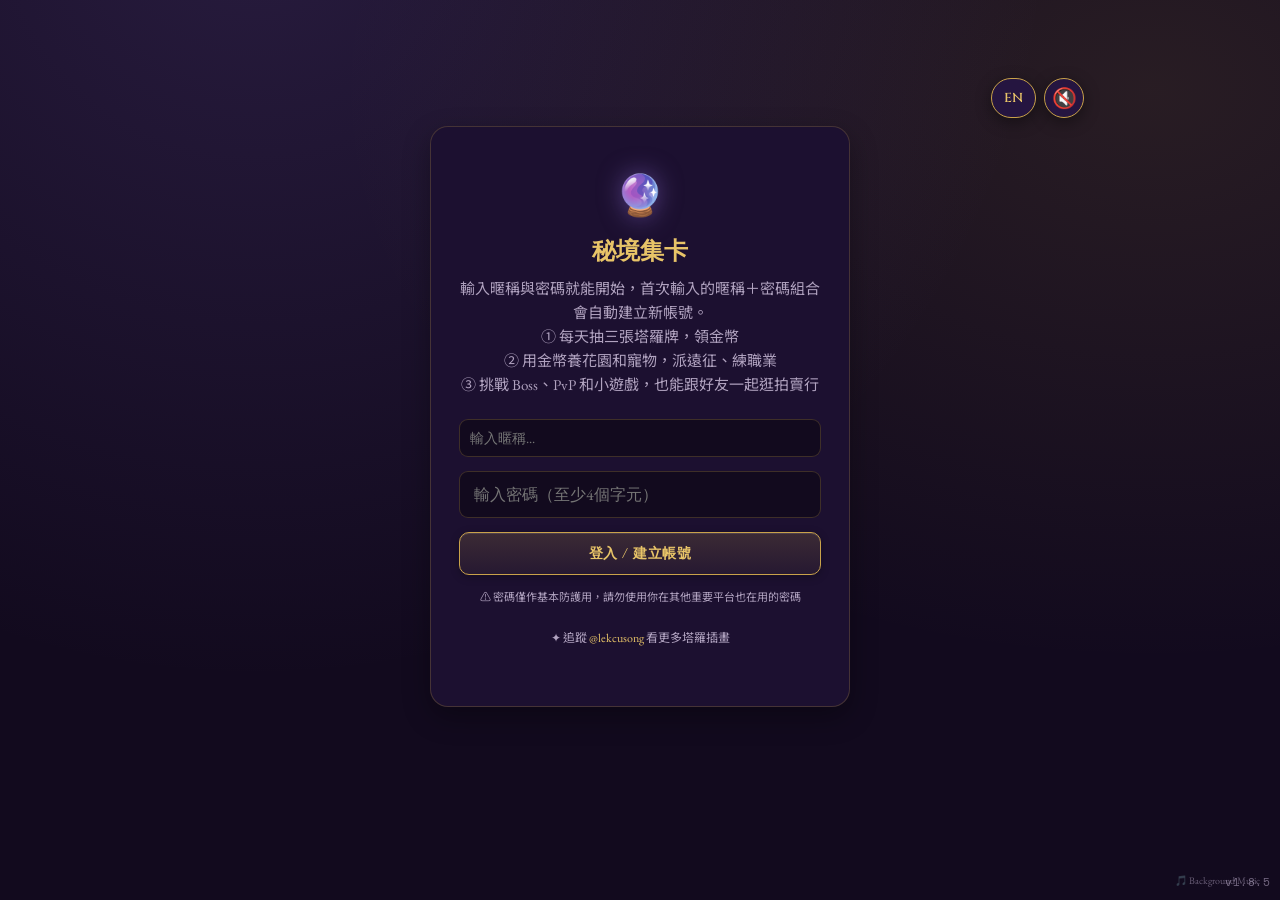
<file: index.html>
<!DOCTYPE html><html lang="zh-Hant"><head><meta charset="UTF-8"><meta name="viewport" content="width=device-width, initial-scale=1.0"><meta name="format-detection" content="telephone=no"><meta http-equiv="Cache-Control" content="no-cache, no-store, must-revalidate"><meta http-equiv="Pragma" content="no-cache"><meta http-equiv="Expires" content="0"><title>Mystic Tarot Collection</title><link rel="preconnect" href="https://fonts.googleapis.com"><link href="https://fonts.googleapis.com/css2?family=Cinzel:wght@500;600;700&family=Cinzel+Decorative:wght@700&family=EB+Garamond:ital,wght@0,400;0,500;0,600;1,400&family=Space+Mono:wght@400;700&family=Noto+Sans+TC:wght@400;500;700&display=swap" rel="stylesheet"><link rel="stylesheet" href="css/base.css?v=e7a574d0"><link rel="stylesheet" href="css/bomb-ui.css?v=d0553349"><link rel="manifest" href="manifest.webmanifest"><meta name="theme-color" content="#120a1e"><meta name="mobile-web-app-capable" content="yes"><meta name="apple-mobile-web-app-capable" content="yes"><meta name="apple-mobile-web-app-title" content="Mystic Tarot"><meta name="apple-mobile-web-app-status-bar-style" content="black-translucent"><link rel="icon" type="image/png" sizes="192x192" href="icons/icon-192.png"><link rel="apple-touch-icon" href="icons/apple-touch-icon.png"><script src="js/pwa-install.js?v=2274a900"></script><link rel="stylesheet" href="css/world-boss-tower.css?v=4258ed02">
<link rel="stylesheet" href="css/bomb-canvas.css?v=5fd9678c"><link rel="stylesheet" href="css/ui-polish.css?v=22c820fd">
</head><body><div id="app"><div class="loading-line" id="initial-loading-line">Opening the mystic gate 🔮</div></div><audio id="bgm-audio" loop preload="none">  <source src="bgm/bgm.mp3" type="audio/mpeg"></audio><button id="bgm-toggle" class="bgm-toggle" title="播放背景音樂">🔇</button><button id="lang-toggle" class="lang-toggle" title="Switch language / 切換語言">EN</button><div class="bgm-credit">🎵 Background Music</div><div id="card-modal" class="card-modal-overlay" style="display:none;">  <div class="card-modal-box">    <button class="card-modal-close" id="card-modal-close">✕</button>    <div id="card-modal-nav-slot"></div>    <div id="card-modal-content"></div>  </div></div><div id="announce-modal" class="card-modal-overlay" style="display:none;">  <div class="announce-frame-wrap">    <div class="announce-frame-box">      <div class="announce-frame-text" id="announce-frame-text"></div>    </div>    <div class="announce-frame-btn-row" id="announce-frame-btn-row"></div>  </div></div><div id="achievement-modal" class="card-modal-overlay" style="display:none;">  <div class="card-modal-box achievement-modal-box">    <button class="card-modal-close" id="achievement-modal-close">✕</button>    <div id="achievement-modal-content"></div>  </div></div><div id="profile-modal" class="card-modal-overlay" style="display:none;">  <div class="card-modal-box achievement-modal-box">    <button class="card-modal-close" id="profile-modal-close">✕</button>    <div id="profile-modal-content"></div>  </div></div><script src="js/01-core-storage.js?v=0646079f"></script>
<script src="js/02-bomb-map.js?v=2fa26ce1"></script>
<script type="text/plain" data-lazy="m3" src="js/03-minigame-match3.js?v=cff9e39f"></script>
<script src="js/04-minigame-switches.js?v=2c35b298"></script>
<script type="text/plain" data-lazy="pot" src="js/05-minigame-alchemy.js?v=d048f72a"></script>
<script type="text/plain" data-lazy="bp" src="js/06-minigame-ballpit.js?v=fe368265"></script>
<script src="js/07-base-game.js?v=a0cdc6ab"></script>
<script src="js/08-world-boss.js?v=0f5be32a"></script>
<script src="js/09-roulette.js?v=a37de76b"></script>
<script src="js/10-arena.js?v=1290cac7"></script>
<script src="js/11-tournament.js?v=b5fd9462"></script>
<script src="js/12-arena-pyramid.js?v=ae6226c3"></script>
<script src="js/13-star-race.js?v=fb04a539"></script>
<script src="js/14-gm-dock.js?v=23fc799e"></script>
<script src="js/15-robe-gear-market.js?v=a4142e1a"></script>
<script src="js/16-pvp-battle.js?v=53241408"></script>
<script src="js/17-dice-ghost-boss.js?v=9b664400"></script>
<script src="js/18-dice-expedition.js?v=08daf021"></script>
<script src="js/19-session-flow.js?v=16dd4f77"></script>
<script src="js/20-auction-gm-tools.js?v=c2890329"></script>
<script src="js/21-relic.js?v=001c14a4"></script>
<script src="js/22-relic-hall-ant.js?v=9ca20103"></script>
<script src="js/23-gm-whitelist.js?v=070eaa98"></script>
<script src="js/24-bu-core.js?v=e0c5ba44"></script>
<script src="js/25-bootstrap.js?v=268cba24"></script>
<script src="js/announce.js?v=6ed5870a"></script>
<script src="js/auto-update.js?v=6c66daf6"></script><script>if("serviceWorker"in navigator&&(location.protocol==="https:"||location.hostname==="localhost")){window.addEventListener("load",function(){navigator.serviceWorker.register("sw.js").catch(function(){})})}</script></body></html>
</file>
<file: css/base.css>
:root{--bg-void:#120a1e;--bg-panel:#1c1030;--bg-panel-raised:#251540;--gold:#c9a24a;--gold-bright:#e8c468;--violet:#8b6bd1;--cream:#f0e6d6;--muted:#9a8ca8;--line:rgba(201,162,74,0.25);--common:#8a94a6;--uncommon:#4fb286;--rare:#4a90e2;--legendary-a:#b98cf0;--legendary-b:#8b3fd6;--danger:#c15b5b}*{box-sizing:border-box}html,body{max-width:100%;overflow-x:hidden}body{margin:0;background:radial-gradient(ellipse at 20% -10%,rgba(139,107,209,.18),transparent 55%),radial-gradient(ellipse at 90% 10%,rgba(201,162,74,.12),transparent 50%),var(--bg-void);color:var(--cream);font-family:'EB Garamond',serif;min-height:100vh;touch-action:manipulation}#app{max-width:920px;margin:0 auto;padding:22px 16px 60px}.brand{display:flex;align-items:center;justify-content:space-between;margin-bottom:18px;flex-wrap:wrap;gap:10px}.brand h1{font-family:'Cinzel Decorative',serif;font-size:22px;letter-spacing:1px;color:var(--gold-bright);margin:0;text-shadow:0 0 18px rgba(201,162,74,.35)}.brand .tag{font-size:12px;color:var(--muted);letter-spacing:2px;text-transform:uppercase;font-family:'Space Mono',monospace}.ig-link{color:var(--gold-bright);text-decoration:none}.ig-link:hover{text-decoration:underline}.player-chip{display:flex;align-items:center;gap:10px;background:var(--bg-panel);border:1px solid var(--line);padding:8px 14px;border-radius:999px;font-family:'Space Mono',monospace;font-size:13px}.player-chip .coin{color:var(--gold-bright);font-weight:700}.player-chip .name{color:var(--cream)}.player-chip button{background:0 0;border:none;color:var(--muted);cursor:pointer;font-size:12px;text-decoration:underline;font-family:'EB Garamond',serif}.brand{display:grid;grid-template-columns:auto minmax(0,1fr) auto;align-items:center;gap:14px 18px}.brand-banner{min-width:0;display:flex;justify-content:center}.brand-banner img{display:block;width:100%;max-width:460px;max-height:140px;object-fit:contain;border-radius:10px;box-shadow:0 0 18px rgba(201,162,74,.25);cursor:zoom-in}.banner-lightbox{position:fixed;inset:0;z-index:900;background:rgba(8,4,16,.88);display:flex;align-items:center;justify-content:center;padding:16px}.banner-lightbox img{max-width:100%;max-height:100%;border-radius:12px;box-shadow:0 0 40px rgba(201,162,74,.35)}@media(max-width:700px){.brand{grid-template-columns:minmax(0,1fr);gap:12px}.brand-banner img{max-width:100%;max-height:none}.brand .player-chip{justify-content:space-between;flex-wrap:wrap;row-gap:6px}}.login-screen{max-width:420px;margin:12vh auto;text-align:center;background:var(--bg-panel);border:1px solid var(--line);border-radius:16px;padding:36px 28px}.login-screen .sigil{font-size:40px;margin-bottom:6px;filter:drop-shadow(0 0 12px rgba(139,107,209,.5))}.login-screen h1{font-family:'Cinzel Decorative',serif;color:var(--gold-bright);font-size:24px;margin:0 0 6px}.login-screen p{color:var(--muted);font-size:15px;margin:0 0 22px}.login-screen input{width:100%;padding:12px 14px;border-radius:8px;border:1px solid var(--line);background:var(--bg-void);color:var(--cream);font-family:'EB Garamond',serif;font-size:16px;margin-bottom:14px}.login-screen input:focus{outline:0;border-color:var(--gold)}.btn{display:inline-block;padding:11px 22px;border-radius:8px;border:1px solid var(--gold);background:linear-gradient(180deg,rgba(201,162,74,.18),rgba(201,162,74,.06));color:var(--gold-bright);font-family:Cinzel,serif;font-weight:600;font-size:14px;letter-spacing:.5px;cursor:pointer;transition:transform .15s,box-shadow .15s}.btn:hover{transform:translateY(-1px);box-shadow:0 4px 18px rgba(201,162,74,.25)}.btn:disabled{opacity:.4;cursor:not-allowed;transform:none;box-shadow:none}.btn.secondary{border-color:var(--line);color:var(--muted);background:0 0}.btn.small{padding:6px 14px;font-size:12px}.btn.full{width:100%}.tabs{display:flex;gap:6px;margin:20px 0 18px;border-bottom:1px solid var(--line);flex-wrap:wrap}.tab{padding:9px 16px;font-family:Cinzel,serif;font-size:13px;letter-spacing:.5px;color:var(--muted);cursor:pointer;border-bottom:2px solid transparent}.tab.active{color:var(--gold-bright);border-bottom-color:var(--gold)}.panel{background:var(--bg-panel);border:1px solid var(--line);border-radius:14px;padding:20px;margin-bottom:16px}.panel.honor-panel{position:relative;border:1px solid var(--gold);background:linear-gradient(160deg,rgba(201,162,74,.2),rgba(232,196,104,.08) 45%,var(--bg-panel) 75%);animation:3.2s ease-in-out infinite honor-panel-glow;overflow:visible}.panel.honor-panel::before{content:'';position:absolute;inset:0;border-radius:14px;pointer-events:none;z-index:0;background:linear-gradient(115deg,transparent 30%,rgba(255,255,255,.4) 48%,rgba(232,196,104,.6) 52%,transparent 70%);background-size:250% 100%;background-position:-120% 0;animation:3.2s ease-in-out infinite honor-shimmer-sweep}.panel.honor-panel>*{position:relative;z-index:1}@keyframes honor-panel-glow{0%,100%{box-shadow:0 0 16px rgba(201,162,74,.28)}50%{box-shadow:0 0 34px rgba(232,196,104,.6)}}@keyframes honor-shimmer-sweep{0%{background-position:-120% 0}100%,55%{background-position:120% 0}}.panel.honor-panel h2{background:linear-gradient(90deg,var(--gold-bright),#fff6d8,var(--gold-bright));-webkit-background-clip:text;background-clip:text;color:transparent}.honor-ribbon{position:absolute;top:-12px;left:16px;z-index:2;display:inline-flex;align-items:center;gap:4px;background:linear-gradient(180deg,var(--gold-bright),var(--gold));color:#241608;font-family:Cinzel,serif;font-weight:700;font-size:11px;letter-spacing:1px;padding:4px 12px;border-radius:999px;box-shadow:0 2px 12px rgba(201,162,74,.55)}.panel.thanks-panel{position:relative;overflow:visible;border:1px solid var(--gold-bright);background:radial-gradient(120% 140% at 50% -10%,rgba(255,225,150,.22),transparent 60%),linear-gradient(160deg,rgba(201,162,74,.24),rgba(232,196,104,.1) 45%,var(--bg-panel) 78%);animation:2.6s ease-in-out infinite thanks-panel-glow}.panel.thanks-panel::before{content:'';position:absolute;inset:0;border-radius:14px;pointer-events:none;z-index:0;background:linear-gradient(115deg,transparent 25%,rgba(255,255,255,.5) 46%,rgba(255,214,120,.75) 52%,transparent 72%);background-size:260% 100%;background-position:-130% 0;animation:2.4s ease-in-out infinite honor-shimmer-sweep}.panel.thanks-panel::after{content:'';position:absolute;inset:-1px;border-radius:15px;pointer-events:none;z-index:0;padding:1px;background:linear-gradient(90deg,#ffd76a,#fff6d8,#ff9fd6,#a4d8ff,#ffd76a);background-size:300% 100%;-webkit-mask:linear-gradient(#fff 0 0) content-box,linear-gradient(#fff 0 0);-webkit-mask-composite:xor;mask-composite:exclude;animation:4s linear infinite thanks-border-flow;opacity:.85}.panel.thanks-panel>*{position:relative;z-index:1}@keyframes thanks-panel-glow{0%,100%{box-shadow:0 0 18px rgba(255,214,120,.35)}50%{box-shadow:0 0 42px rgba(255,214,120,.75),0 0 70px rgba(255,159,214,.25)}}@keyframes thanks-border-flow{0%{background-position:0 0}100%{background-position:300% 0}}.panel.thanks-panel h2{background:linear-gradient(90deg,#ffd76a,#fff6d8,#ff9fd6,#ffd76a);background-size:220% 100%;-webkit-background-clip:text;background-clip:text;color:transparent;animation:5s linear infinite thanks-border-flow}.thanks-podium{display:flex;align-items:flex-end;justify-content:center;gap:10px;margin:18px 0 20px;flex-wrap:wrap}.thanks-podium-card{position:relative;flex:1 1 130px;max-width:170px;min-width:110px;border-radius:14px;padding:18px 10px 14px;text-align:center;background:linear-gradient(180deg,rgba(255,255,255,.06),rgba(0,0,0,.18));border:1px solid var(--line)}.thanks-podium-crown{font-size:26px;display:block;margin-bottom:4px;filter:drop-shadow(0 0 6px rgba(255,214,120,.6))}.thanks-podium-rank{font-family:'Space Mono',monospace;font-size:11px;letter-spacing:1.5px;color:var(--muted);margin-bottom:6px;text-transform:uppercase}.thanks-podium-name{font-family:Cinzel,serif;font-weight:700;font-size:15px;margin-bottom:6px;word-break:break-word}.thanks-podium-amount{font-family:'Space Mono',monospace;font-size:15px;font-weight:700}.thanks-podium-card.rank-1{order:2;transform:translateY(-14px);padding-top:24px;border:2px solid #ffd76a;background:linear-gradient(180deg,rgba(255,214,120,.28),rgba(255,214,120,.05));box-shadow:0 0 26px rgba(255,214,120,.55),0 10px 24px rgba(0,0,0,.45);animation:2.4s ease-in-out infinite thanks-rank1-float}.thanks-podium-card.rank-1 .thanks-podium-name{color:#ffe9ad;text-shadow:0 0 10px rgba(255,214,120,.6)}.thanks-podium-card.rank-1 .thanks-podium-amount{color:#ffd76a}.thanks-podium-card.rank-2{order:1;border:2px solid #d7dee6;background:linear-gradient(180deg,rgba(215,222,230,.22),rgba(215,222,230,.04));box-shadow:0 0 18px rgba(215,222,230,.4),0 8px 20px rgba(0,0,0,.4)}.thanks-podium-card.rank-2 .thanks-podium-name{color:#e8edf2}.thanks-podium-card.rank-2 .thanks-podium-amount{color:#d7dee6}.thanks-podium-card.rank-3{order:3;border:2px solid #d99a63;background:linear-gradient(180deg,rgba(217,154,99,.22),rgba(217,154,99,.04));box-shadow:0 0 18px rgba(217,154,99,.4),0 8px 20px rgba(0,0,0,.4)}.thanks-podium-card.rank-3 .thanks-podium-name{color:#f0c9a4}.thanks-podium-card.rank-3 .thanks-podium-amount{color:#d99a63}@keyframes thanks-rank1-float{0%,100%{transform:translateY(-14px)}50%{transform:translateY(-19px)}}.thanks-rest-list .listing{border-color:rgba(255,214,120,.18)}.panel h2{font-family:Cinzel,serif;font-size:16px;color:var(--gold-bright);margin:0 0 4px;letter-spacing:.5px}.panel .sub{color:var(--muted);font-size:13px;margin:0 0 16px}.draw-cta{text-align:center;padding:28px 20px}.draw-cta .countdown{font-family:'Space Mono',monospace;color:var(--muted);font-size:13px;margin-top:10px}.draw-cta.tarot-banner{position:relative;border-radius:16px;overflow:hidden;padding:34px 20px 26px;background:linear-gradient(180deg,rgba(14,8,24,.55) 0,rgba(14,8,24,.3) 38%,rgba(14,8,24,.88) 100%),url('https://lekcusong.github.io/tcg/assets/css-tarot-banner.jpg') center 32%/cover no-repeat,var(--bg-panel);border-color:rgba(201,162,74,.4)}.draw-cta.tarot-banner h2{text-shadow:0 2px 14px rgba(0,0,0,.65)}.draw-cta.tarot-banner .countdown,.draw-cta.tarot-banner .sub{color:var(--cream);text-shadow:0 1px 8px rgba(0,0,0,.65)}.draw-cta.resonance-banner{position:relative;border-radius:16px;overflow:hidden;padding:34px 20px 26px;background:linear-gradient(180deg,rgba(14,8,24,.55) 0,rgba(14,8,24,.3) 38%,rgba(14,8,24,.88) 100%),url('https://lekcusong.github.io/tcg/assets/css-resonance-banner.jpg') center 40%/cover no-repeat,var(--bg-panel);border-color:rgba(201,162,74,.4)}.draw-cta.resonance-banner h2{text-shadow:0 2px 14px rgba(0,0,0,.65)}.draw-cta.resonance-banner .countdown,.draw-cta.resonance-banner .sub{color:var(--cream);text-shadow:0 1px 8px rgba(0,0,0,.65)}@media (max-width:600px){.draw-cta.resonance-banner{min-height:220px;background:linear-gradient(180deg,rgba(14,8,24,.55) 0,rgba(14,8,24,.3) 38%,rgba(14,8,24,.88) 100%),url('https://lekcusong.github.io/tcg/assets/css-resonance-banner.jpg') center/contain no-repeat,var(--bg-panel)}}.panel.profession-banner{position:relative;border-radius:14px;overflow:hidden;background:linear-gradient(180deg,rgba(14,8,24,.55) 0,rgba(14,8,24,.32) 45%,rgba(14,8,24,.88) 100%),url('https://lekcusong.github.io/tcg/assets/css-profession-banner.jpg') center 38%/cover no-repeat,var(--bg-panel);border-color:rgba(201,162,74,.4)}.panel.profession-banner h2{text-shadow:0 2px 14px rgba(0,0,0,.65)}.panel.profession-banner .countdown,.panel.profession-banner .sub{color:var(--cream);text-shadow:0 1px 8px rgba(0,0,0,.65)}.profession-banner-group{position:relative;border-radius:14px;overflow:hidden;padding:0;background:linear-gradient(180deg,rgba(14,8,24,.55) 0,rgba(14,8,24,.3) 38%,rgba(14,8,24,.88) 100%),url('https://lekcusong.github.io/tcg/assets/css-profession-banner.jpg') center 38%/cover no-repeat,var(--bg-panel);border-color:rgba(201,162,74,.4)}.profession-banner-group .profession-banner-section{padding:20px}.profession-banner-group .profession-banner-section+.profession-banner-section{border-top:1px solid rgba(201,162,74,.3)}.profession-banner-group h2{text-shadow:0 2px 14px rgba(0,0,0,.65)}.profession-banner-group .countdown,.profession-banner-group .sub{color:var(--cream);text-shadow:0 1px 8px rgba(0,0,0,.65)}.dice-banner-group{position:relative;border-radius:14px;overflow:hidden;padding:0;background:linear-gradient(180deg,rgba(14,8,24,.55) 0,rgba(14,8,24,.3) 38%,rgba(14,8,24,.88) 100%),url('https://lekcusong.github.io/tcg/assets/css-dice-banner.jpg') center 40%/cover no-repeat,var(--bg-panel);border-color:rgba(201,162,74,.4)}.dice-banner-group .dice-banner-section{padding:20px}.dice-banner-group .dice-banner-section+.dice-banner-section{border-top:1px solid rgba(201,162,74,.3)}.dice-banner-group h2{text-shadow:0 2px 14px rgba(0,0,0,.65)}.dice-banner-group .countdown,.dice-banner-group .sub{color:var(--cream);text-shadow:0 1px 8px rgba(0,0,0,.65)}.pet-banner-group{position:relative;border-radius:14px;overflow:hidden;padding:0;background:var(--bg-panel);border-color:rgba(201,162,74,.4)}.pet-banner-group .pet-banner-section{padding:20px}.pet-banner-group .pet-banner-section+.pet-banner-section{border-top:1px solid rgba(201,162,74,.3)}.pet-banner-group h2{text-shadow:0 2px 14px rgba(0,0,0,.65)}.pet-banner-group .countdown,.pet-banner-group .sub{color:var(--cream);text-shadow:0 1px 8px rgba(0,0,0,.65)}@media (min-width:768px){.pet-summon-hero{background:linear-gradient(180deg,rgba(14,8,24,.5) 0,rgba(14,8,24,.28) 30%,rgba(14,8,24,.5) 55%,rgba(14,8,24,.92) 100%),url('https://lekcusong.github.io/tcg/assets/css-pet-banner.jpg') center 30%/cover no-repeat}}.pick-wrap{margin:16px auto 8px;max-width:360px;text-align:center}.pick-title{font-family:Cinzel,serif;color:var(--gold-bright);font-size:14px;margin-bottom:10px}.pick-grid{display:grid;gap:10px;justify-items:center}.pick-slot{position:relative;width:100%;max-width:76px;aspect-ratio:2/3;border-radius:9px;border:1px solid var(--line);background:repeating-linear-gradient(45deg,rgba(201,162,74,.08) 0 6px,transparent 6px 12px),var(--bg-panel-raised);cursor:pointer;transition:transform .2s,box-shadow .2s}.pick-slot::before{content:"🔮";position:absolute;inset:0;display:flex;align-items:center;justify-content:center;font-size:22px;color:var(--gold)}.pick-slot:hover{transform:translateY(-4px);box-shadow:0 6px 16px rgba(212,175,90,.25)}.pick-slot.picked{transform:translateY(-8px);border-color:var(--gold-bright);box-shadow:0 0 16px rgba(212,175,90,.6);cursor:default}.pick-slot.picked::after{content:attr(data-n);position:absolute;top:-8px;right:-8px;width:20px;height:20px;border-radius:50%;background:var(--gold-bright);color:#1a1020;font:700 12px/20px "Space Mono",monospace;text-align:center}.pick-note{margin-top:12px;font-size:11px;color:var(--muted);line-height:1.5}.reroll-panel{margin:12px auto 4px;max-width:440px;padding:12px 14px;border:1px solid rgba(212,175,90,.45);border-radius:12px;background:rgba(14,8,24,.6);text-align:center;animation:rerollIn .4s ease}.reroll-panel .rr-title{font-family:Cinzel,serif;color:var(--gold-bright);font-size:15px;margin-bottom:4px}.reroll-panel .rr-sub{font-size:12px;color:var(--cream);line-height:1.6;margin-bottom:10px}.reroll-panel .rr-btns{display:flex;justify-content:center;gap:12px;flex-wrap:wrap}.reroll-panel .rr-warn{margin-top:8px;font-size:12px;color:var(--danger)}.flip-card.reroll-miss .flip-face.flip-front{outline:2px dashed var(--gold-bright);outline-offset:3px}@keyframes rerollIn{from{opacity:0;transform:translateY(6px)}to{opacity:1;transform:none}}.fortune-panel{opacity:0;transform:translateY(6px);transition:opacity .5s,transform .5s;margin-top:16px;padding-top:14px;border-top:1px solid rgba(212,175,90,.25);text-align:left}.fortune-panel.show{opacity:1;transform:translateY(0)}.draw-cta.tarot-banner .fortune-panel{background:rgba(14,8,24,.6);border-radius:12px;padding:14px 16px;border-top:1px solid rgba(212,175,90,.3)}.fortune-card{margin-bottom:10px}.fortune-card:last-child{margin-bottom:0}.fortune-card .fc-name{font-family:Cinzel,serif;color:var(--gold-bright);font-size:13px;margin-bottom:2px}.fortune-card .fc-text{font-size:13px;color:var(--cream);line-height:1.6}.card-flip-row{display:flex;justify-content:center;gap:14px;margin:18px 0;flex-wrap:wrap}.flip-card{width:104px;aspect-ratio:2/3;perspective:800px}.flip-card-inner{position:relative;width:100%;height:100%;transition:transform .8s cubic-bezier(.4,.2,.2,1);transform-style:preserve-3d}.flip-card.flipped .flip-card-inner{transform:rotateY(180deg)}.flip-card.flipped{cursor:pointer}.flip-face{position:absolute;width:100%;height:100%;backface-visibility:hidden;border-radius:10px;display:flex;flex-direction:column;align-items:center;justify-content:center;border:1px solid var(--line)}.flip-back{background:repeating-linear-gradient(45deg,rgba(201,162,74,.08) 0 6px,transparent 6px 12px),var(--bg-panel-raised);font-size:26px;color:var(--gold)}.flip-front{transform:rotateY(180deg);padding:8px;text-align:center}.card-face{width:100%;height:100%;border-radius:9px;display:flex;flex-direction:column;align-items:center;justify-content:space-between;padding:10px 6px;position:relative}.card-face.has-art::before{content:'';position:absolute;inset:0;border-radius:9px;background:linear-gradient(180deg,rgba(10,8,16,.05) 0,rgba(10,8,16,.1) 55%,rgba(10,8,16,.72) 100%)}.card-face>*{position:relative;z-index:1}.card-face .icon{font-size:30px;margin-top:4px}.card-face .name{font-family:Cinzel,serif;font-size:11px;line-height:1.25;color:var(--cream)}.card-face .rarity-tag{font-family:'Space Mono',monospace;font-size:9px;letter-spacing:1px;text-transform:uppercase;padding:2px 8px;border-radius:999px}.rar-common{background:rgba(138,148,166,.18);border:1px solid var(--common);color:var(--common)}.rar-uncommon{background:rgba(79,178,134,.15);border:1px solid var(--uncommon);color:var(--uncommon)}.rar-rare{background:rgba(155,107,209,.15);border:1px solid var(--rare);color:var(--rare)}.rar-epic,.rar-legendary{background:linear-gradient(90deg,rgba(185,140,240,.2),rgba(139,63,214,.2));border:1px solid var(--legendary-a);color:var(--legendary-a)}.cf-common .card-face{background:linear-gradient(160deg,#26303f,#1c232e)}.cf-uncommon .card-face{background:linear-gradient(160deg,#17332a,#142521)}.cf-rare .card-face{background:linear-gradient(160deg,#2c1f45,#1e1533)}.cf-epic .card-face,.cf-legendary .card-face{background:linear-gradient(160deg,#3a2a1a,#2a1530);box-shadow:0 0 20px rgba(185,140,240,.25) inset}.card-face.has-art{background-size:contain;background-repeat:no-repeat;background-position:center;background-color:rgba(0,0,0,.35);overflow:hidden}@keyframes legendary-pulse{0%,100%{box-shadow:0 0 14px rgba(185,140,240,.4),0 0 0 rgba(185,140,240,0) inset}50%{box-shadow:0 0 34px rgba(185,140,240,.95),0 0 55px rgba(139,63,214,.55)}}@keyframes legendary-spin-glow{0%{transform:rotate(0);opacity:.55}100%{transform:rotate(360deg);opacity:.55}}@keyframes legendary-sparkle{0%{opacity:0;transform:scale(.3) rotate(0)}35%{opacity:1}100%{opacity:0;transform:scale(1.8) rotate(45deg)}}@keyframes legendary-shake{0%,100%{transform:translate(0,0)}20%{transform:translate(-2px,1px)}40%{transform:translate(2px,-1px)}60%{transform:translate(-1px,-2px)}80%{transform:translate(1px,2px)}}.flip-card.legendary-reveal{animation:.5s legendary-shake}.flip-card.legendary-reveal .flip-face.flip-front{animation:1.3s ease-in-out infinite legendary-pulse;border-color:var(--legendary-a);z-index:2}.flip-card.legendary-reveal .flip-face.flip-front::before{content:'';position:absolute;inset:-10px;border-radius:50%;pointer-events:none;background:conic-gradient(from 0deg,rgba(185,140,240,0),rgba(185,140,240,.55),rgba(139,63,214,.4),rgba(185,140,240,0));animation:3.2s linear infinite legendary-spin-glow;z-index:-1}.flip-card.legendary-reveal .flip-face.flip-front::after{content:'✨';position:absolute;inset:0;display:flex;align-items:center;justify-content:center;font-size:44px;pointer-events:none;animation:1s ease-out .05s legendary-sparkle}.legendary-flash{position:fixed;inset:0;z-index:1200;pointer-events:none;background:radial-gradient(circle at 50% 40%,rgba(185,140,240,.55),rgba(139,63,214,.15) 45%,transparent 75%);opacity:0;animation:1.1s ease-out forwards legendary-flash-anim}@keyframes legendary-flash-anim{0%,100%{opacity:0}15%{opacity:1}}.toast.legendary-toast{border-color:var(--legendary-a);background:linear-gradient(90deg,rgba(185,140,240,.25),rgba(139,63,214,.25)),var(--bg-panel-raised);color:var(--legendary-a);box-shadow:0 6px 28px rgba(185,140,240,.4)}.grid{display:grid;grid-template-columns:repeat(auto-fill,minmax(96px,1fr));gap:10px}.avatar-grid{display:grid;grid-template-columns:repeat(auto-fill,minmax(52px,1fr));gap:8px}.avatar-opt{aspect-ratio:1/1;border-radius:10px;border:1px solid var(--line);background:var(--bg-panel-raised);display:flex;align-items:center;justify-content:center;font-size:22px;cursor:pointer;transition:transform .12s,border-color .12s,box-shadow .12s}.avatar-opt:hover{transform:translateY(-1px);border-color:var(--gold)}.avatar-opt.active{border-color:var(--gold);box-shadow:0 0 0 1px var(--gold),0 0 14px rgba(201,162,74,.4);background:linear-gradient(180deg,rgba(201,162,74,.18),rgba(201,162,74,.06))}.avatar-current{width:56px;height:56px;border-radius:50%;border:1px solid var(--gold);display:flex;align-items:center;justify-content:center;font-size:26px;background:var(--bg-panel-raised);flex-shrink:0;overflow:hidden}.avatar-img-inline{width:1em;height:1em;border-radius:50%;object-fit:cover;vertical-align:-.2em;display:inline-block}.avatar-current .avatar-img-inline{width:100%;height:100%}.chat-avatar{width:20px;height:20px;border-radius:50%;overflow:hidden;display:flex;align-items:center;justify-content:center;font-size:13px;background:var(--bg-void);flex-shrink:0}.avatar-opt.shop-avatar{background-size:cover;background-position:center;font-size:0;position:relative}.avatar-opt.shop-avatar.locked{opacity:.5;filter:grayscale(.7)}.avatar-opt.shop-avatar .avatar-cost-tag{position:absolute;bottom:2px;left:0;right:0;text-align:center;font-size:9px;font-family:'Space Mono',monospace;color:var(--gold-bright);background:rgba(5,4,10,.75);padding:1px 0;line-height:1.3}.mini-card{aspect-ratio:2/3;border-radius:9px;display:flex;flex-direction:column;align-items:center;justify-content:space-between;padding:8px 5px;position:relative;border:1px solid var(--line);touch-action:manipulation;cursor:pointer}.mini-card.owned .icon{font-size:22px}.mini-card.locked{opacity:.35;filter:grayscale(1)}.mini-card.has-art{background-size:contain;background-repeat:no-repeat;background-position:center;background-color:rgba(0,0,0,.35);overflow:hidden}.mini-card.has-art::before{content:'';position:absolute;inset:0;border-radius:9px;background:linear-gradient(180deg,rgba(10,8,16,.05) 0,rgba(10,8,16,.15) 60%,rgba(10,8,16,.78) 100%)}.mini-card>*{position:relative;z-index:1}.sc-node{position:absolute;width:15%;aspect-ratio:1/1;margin-left:-7.5%;margin-top:-7.5%;border-radius:50%;display:flex;flex-direction:column;align-items:center;justify-content:center;border:1px solid var(--line);background:rgba(28,16,48,.85);cursor:pointer;text-align:center;transition:transform .15s}.sc-node:hover{transform:scale(1.08)}.sc-node-icon{font-size:16px}.sc-node-label{font-family:Cinzel,serif;font-size:8px;color:var(--muted);margin-top:1px}.sc-node.unlocked{border-color:var(--gold);box-shadow:0 0 12px rgba(201,162,74,.45);background:rgba(201,162,74,.22)}.sc-node.unlocked .sc-node-label{color:var(--gold-bright)}.mini-card .count{position:absolute;top:5px;right:6px;background:rgba(0,0,0,.4);border-radius:999px;font-family:'Space Mono',monospace;font-size:10px;padding:1px 6px;color:var(--gold-bright)}.mini-card .name{font-family:Cinzel,serif;font-size:9.5px;text-align:center;line-height:1.2;color:var(--cream)}.mini-card .icon{font-size:18px}.filter-row{display:flex;gap:8px;margin-bottom:14px;flex-wrap:wrap}.chip-btn{font-family:'Space Mono',monospace;font-size:11px;padding:5px 12px;border-radius:999px;border:1px solid var(--line);color:var(--muted);cursor:pointer;background:0 0}.chip-btn.active{border-color:var(--gold);color:var(--gold-bright)}.stat-row{display:flex;gap:20px;flex-wrap:wrap;margin-bottom:4px}.stat{font-family:'Space Mono',monospace;font-size:12px;color:var(--muted)}.stat b{color:var(--gold-bright)}.listing{border:1px solid var(--line);border-radius:10px;padding:12px 14px;margin-bottom:10px;display:flex;align-items:center;gap:12px;flex-wrap:wrap;justify-content:space-between;background:var(--bg-panel-raised)}.listing .left{display:flex;align-items:center;gap:10px}.listing .icon-box{font-size:22px;width:42px;height:42px;border-radius:8px;display:flex;align-items:center;justify-content:center;background:var(--bg-void);overflow:hidden}.icon-box-img{width:100%;height:100%;object-fit:cover;display:block}.listing .meta{font-size:13px}.listing .meta .who{color:var(--muted);font-size:11px;font-family:'Space Mono',monospace}.listing .right{display:flex;gap:8px;align-items:center;flex-wrap:wrap}.listing .price{font-family:'Space Mono',monospace;color:var(--gold-bright);font-weight:700}.timer{font-family:'Space Mono',monospace;font-size:11px;color:var(--muted)}.bid-history{margin-top:6px}.bid-history summary{cursor:pointer;font-size:11px;color:var(--violet);font-family:'Space Mono',monospace;list-style:none}.bid-history summary::-webkit-details-marker{display:none}.bid-history summary::before{content:'▸ '}.bid-history[open] summary::before{content:'▾ '}.gm-collapsible-summary{cursor:pointer;list-style:none;margin:0 0 4px}.gm-collapsible-summary::-webkit-details-marker{display:none}.gm-collapsible-summary::before{content:'▸ ';color:var(--gold-bright);margin-right:2px}.gm-collapsible[open]>.gm-collapsible-summary::before{content:'▾ '}.bid-history .bid-row{font-size:11px;color:var(--muted);font-family:'Space Mono',monospace;padding:2px 0 2px 12px;border-left:1px solid var(--line);margin-left:2px}.presence-dot{display:inline-block;width:8px;height:8px;border-radius:50%;margin-right:4px;vertical-align:middle}.presence-online{background:var(--uncommon);box-shadow:0 0 6px 1px rgba(79,178,134,.8)}.presence-offline{background:var(--muted)}.presence-text{font-size:11px;color:var(--muted);font-family:'Space Mono',monospace;vertical-align:middle}.presence-online-text{color:var(--uncommon)}input[type=number],input[type=text],select{background:var(--bg-void);border:1px solid var(--line);color:var(--cream);border-radius:7px;padding:8px 10px;font-family:'EB Garamond',serif;font-size:14px}@media (max-width:600px){input[type=number],input[type=text],select{font-size:16px}}label{font-size:12px;color:var(--muted);display:block;margin-bottom:4px;font-family:'Space Mono',monospace;letter-spacing:.5px}.form-row{display:flex;gap:12px;flex-wrap:wrap;margin-bottom:14px;align-items:flex-end}.empty-note{color:var(--muted);font-size:13px;text-align:center;padding:20px 0;font-style:italic}.toast{position:fixed;bottom:20px;left:50%;transform:translateX(-50%);width:max-content;max-width:calc(100vw - 32px);text-align:center;background:var(--bg-panel-raised);border:1px solid var(--gold);color:var(--gold-bright);padding:10px 20px;border-radius:999px;font-family:Cinzel,serif;font-size:13px;box-shadow:0 6px 24px rgba(0,0,0,.4);z-index:999;opacity:0;transition:opacity .3s;pointer-events:none}.toast.show{opacity:1}.confirm-overlay{position:fixed;inset:0;z-index:1300;background:rgba(0,0,0,.6);display:flex;align-items:center;justify-content:center;padding:20px;opacity:0;transition:opacity .15s}.confirm-overlay.show{opacity:1}.confirm-box{background:var(--bg-panel-raised);border:1px solid var(--gold);border-radius:14px;padding:22px 20px;max-width:360px;width:100%;box-shadow:0 12px 40px rgba(0,0,0,.5);transform:translateY(8px);transition:transform .15s}.confirm-overlay.show .confirm-box{transform:translateY(0)}.confirm-box p{color:var(--text);font-size:14px;line-height:1.6;margin:0 0 18px;white-space:pre-wrap}.confirm-box .confirm-btn-row{display:flex;gap:10px;justify-content:flex-end}.loading-line{color:var(--muted);font-size:13px;text-align:center;padding:30px}.bgm-toggle{position:absolute;top:24px;right:max(16px,calc((100vw - 920px)/2 + 16px));z-index:998;width:40px;height:40px;border-radius:50%;background:var(--bg-panel-raised);border:1px solid var(--gold);color:var(--gold-bright);font-size:20px;cursor:pointer;display:flex;align-items:center;justify-content:center;box-shadow:0 4px 16px rgba(0,0,0,.4);transition:transform .2s}.bgm-toggle:hover{transform:scale(1.08)}.lang-toggle{position:absolute;top:24px;right:max(64px,calc((100vw - 920px)/2 + 64px));z-index:998;height:40px;padding:0 12px;border-radius:999px;background:var(--bg-panel-raised);border:1px solid var(--gold);color:var(--gold-bright);font-size:13px;font-family:Cinzel,serif;font-weight:600;cursor:pointer;display:flex;align-items:center;justify-content:center;box-shadow:0 4px 16px rgba(0,0,0,.4);transition:transform .2s}.lang-toggle:hover{transform:scale(1.08)}@media(min-width:601px){.bgm-toggle,.lang-toggle{top:78px}.brand{margin-bottom:56px}}@media(max-width:600px){.brand h1{padding-right:104px}}.bgm-credit{position:fixed;bottom:12px;right:20px;z-index:998;font-size:10px;color:var(--muted);max-width:170px;text-align:right;opacity:.55;line-height:1.4;pointer-events:none}@media (max-width:480px){.bgm-credit{display:none}}.card-modal-overlay{position:fixed;inset:0;background:rgba(5,4,10,.85);z-index:1000;display:flex;align-items:center;justify-content:center;padding:max(20px,env(safe-area-inset-top) + 46px) 20px max(20px,env(safe-area-inset-bottom))}.card-modal-box{position:relative;max-width:340px;width:100%;background:var(--bg-panel-raised);border:1px solid var(--gold);border-radius:14px;padding:22px;box-shadow:0 20px 60px rgba(0,0,0,.6);text-align:center;max-height:82vh;overflow-y:auto;-webkit-overflow-scrolling:touch}.card-modal-close{position:fixed;top:max(12px,env(safe-area-inset-top) + 8px);right:16px;width:40px;height:40px;border-radius:50%;background:var(--bg-void);border:1px solid var(--gold);color:var(--gold-bright);cursor:pointer;font-size:16px;line-height:1;z-index:1001;display:flex;align-items:center;justify-content:center;box-shadow:0 4px 14px rgba(0,0,0,.5)}.card-modal-img{width:100%;border-radius:10px;display:block;margin-bottom:14px;box-shadow:0 8px 24px rgba(0,0,0,.5)}.card-modal-img.locked-img{filter:grayscale(1) brightness(.55)}.card-modal-box.legendary-modal{animation:1.6s ease-in-out infinite legendary-pulse;border-color:var(--legendary-a)}.card-modal-img.legendary-img{border:2px solid var(--legendary-a);box-shadow:0 0 20px rgba(185,140,240,.55),0 0 40px rgba(139,63,214,.3)}.legendary-modal-badge{font-family:Cinzel,serif;font-size:13px;letter-spacing:1px;color:var(--legendary-a);margin-bottom:6px;animation:1.4s ease-in-out infinite legendary-badge-fade}@keyframes legendary-badge-fade{0%,100%{opacity:.55}50%{opacity:1}}.card-modal-icon{font-size:64px;margin-bottom:14px}.card-modal-icon.locked-img{filter:grayscale(1) brightness(.6);opacity:.6}.card-modal-name{font-family:Cinzel,serif;font-size:18px;color:var(--gold-bright);margin-bottom:4px}.card-modal-rarity{font-size:12px;color:var(--muted)}.card-modal-locked-note{margin-top:12px;font-size:12px;color:var(--muted);font-family:'Space Mono',monospace}.card-modal-locked-note .odds{color:var(--gold)}.card-modal-nav{position:absolute;top:50%;transform:translateY(-50%);width:34px;height:34px;border-radius:50%;background:var(--bg-void);border:1px solid var(--gold);color:var(--gold-bright);cursor:pointer;font-size:16px;line-height:1;display:flex;align-items:center;justify-content:center}.card-modal-nav.prev{left:-8px}.card-modal-nav.next{right:-8px}.card-modal-nav:disabled{opacity:.25;cursor:default}.card-modal-sell-box{margin-top:14px;padding-top:12px;border-top:1px dashed rgba(255,255,255,.12)}.card-modal-qty-row{display:flex;align-items:center;justify-content:center;gap:8px;margin-top:10px}.card-modal-qty-row input{width:64px;text-align:center;background:var(--bg-void);border:1px solid var(--gold);border-radius:8px;color:var(--gold-bright);font-family:'Space Mono',monospace;padding:6px 4px;font-size:16px}.farm-banner{position:relative;background-size:cover;background-position:center;border-radius:14px;overflow:hidden;padding:0}.farm-banner-inner{background:linear-gradient(180deg,rgba(10,8,20,.35) 0,rgba(10,8,20,.55) 55%,rgba(10,8,20,.85) 100%);padding:28px 20px;text-align:center}.farm-banner-inner .sub,.farm-banner-inner h2{color:var(--cream)}.farm-upgrade-box{margin-top:10px;padding:12px;border:1px solid var(--line);border-radius:10px;background:var(--bg-panel)}.farm-upgrade-title{font-family:Cinzel,serif;font-size:13px;color:var(--gold-bright);margin-bottom:6px}.farm-upgrade-line{font-size:12px;margin:3px 0}.farm-grid{display:grid;grid-template-columns:repeat(auto-fill,minmax(200px,1fr));gap:14px}.farm-plot{background:var(--bg-panel);border:1px solid var(--line);border-radius:12px;padding:14px;text-align:center}.farm-plot.ready{border-color:var(--gold);box-shadow:0 0 0 1px rgba(212,175,90,.25) inset}.farm-plot.withered{border-color:#7a5a4a;opacity:.75}.farm-plot-icon{font-size:32px;margin-bottom:6px}.farm-plot-name{font-family:Cinzel,serif;color:var(--gold-bright);font-size:14px;margin-bottom:2px}.farm-plot-sub{font-size:11px;color:var(--muted);font-family:'Space Mono',monospace;margin-bottom:8px}.farm-progress{width:100%;height:6px;border-radius:4px;background:rgba(255,255,255,.08);overflow:hidden;margin-bottom:8px}.farm-progress-fill{height:100%;background:var(--gold);transition:width .4s linear}.farm-seed-list{display:flex;flex-direction:column;gap:6px}.farm-seed-btn{display:flex;align-items:center;justify-content:space-between;gap:8px;background:var(--bg-void);border:1px solid var(--line);border-radius:8px;padding:6px 10px;cursor:pointer;font-size:12px;color:var(--cream);text-align:left}.farm-seed-btn:hover{border-color:var(--gold)}.farm-seed-btn:disabled{opacity:.4;cursor:not-allowed}.farm-seed-btn .fs-name{display:flex;align-items:center;gap:6px}.farm-seed-btn .fs-cost{color:var(--gold);font-family:'Space Mono',monospace;white-space:nowrap}.farm-seed-tabs{display:flex;flex-wrap:wrap;gap:6px;margin-bottom:12px;align-items:center}#farm-plant-all-btn{margin-left:auto;white-space:nowrap}.farm-seed-tab{background:var(--bg-panel);border:1px solid var(--line);border-radius:20px;padding:5px 12px;font-size:12px;color:var(--cream);cursor:pointer;font-family:'Space Mono',monospace}.farm-seed-tab:hover{border-color:var(--gold)}.farm-seed-tab.active{background:rgba(201,162,74,.22);border-color:var(--gold);color:var(--gold-bright)}.farm-seed-toggle-locked{display:block;width:100%;background:0 0;border:1px dashed var(--line);border-radius:8px;padding:5px 8px;margin-top:6px;font-size:11px;color:var(--muted);cursor:pointer;font-family:'Space Mono',monospace}.farm-seed-toggle-locked:hover{border-color:var(--gold);color:var(--gold-bright)}.farm-seed-list.locked{margin-top:6px;opacity:.85}.farm-seed-empty-note{font-size:11px;color:var(--muted);padding:8px 0;text-align:center}.chat-box{max-height:380px;overflow-y:auto;display:flex;flex-direction:column;gap:10px;padding-right:4px;margin-bottom:4px}.chat-input-row{position:sticky;position:-webkit-sticky;bottom:0;left:0;right:0;background:var(--bg-panel);padding:10px 0 10px;margin-top:4px;z-index:5;border-top:1px solid var(--line)}@supports(bottom:env(safe-area-inset-bottom)){.chat-input-row{padding-bottom:calc(10px + env(safe-area-inset-bottom))}}@media (max-width:600px){.chat-input-row{padding-right:132px}}.chat-msg{background:var(--bg-panel-raised);border:1px solid var(--line);border-radius:10px;padding:8px 12px}.chat-msg.mine{border-color:var(--gold)}.chat-msg-head{display:flex;align-items:center;gap:8px;margin-bottom:3px}.chat-msg-name{font-family:Cinzel,serif;font-size:12px;color:var(--gold-bright)}.chat-msg-time{font-size:10px;color:var(--muted);font-family:'Space Mono',monospace}.chat-msg-del{margin-left:auto;background:0 0;border:none;color:var(--danger);cursor:pointer;font-size:12px}.chat-msg-text{font-size:13px;color:var(--cream);line-height:1.5;white-space:pre-wrap;word-break:break-word}.chat-msg-reply-btn{margin-left:auto;background:0 0;border:none;color:var(--muted);cursor:pointer;font-size:12px}.chat-msg-reply-btn:hover{color:var(--gold-bright)}.chat-msg-del~.chat-msg-reply-btn,.chat-msg-reply-btn+.chat-msg-del{margin-left:0}.chat-reply-quote{display:flex;flex-direction:column;gap:1px;padding:4px 8px;margin-bottom:5px;border-left:2px solid var(--gold);background:rgba(255,255,255,.04);border-radius:4px;font-size:11px}.chat-reply-quote-name{color:var(--gold-bright);font-family:Cinzel,serif}.chat-reply-quote-text{color:var(--muted);white-space:nowrap;overflow:hidden;text-overflow:ellipsis}.chat-reply-bar{display:flex;align-items:center;gap:8px;padding:6px 10px;margin-bottom:6px;border-left:2px solid var(--gold);background:var(--bg-panel-raised);border-radius:6px;font-size:11px;color:var(--muted)}.chat-reply-bar b{color:var(--gold-bright)}.chat-reply-bar-label{flex:1;min-width:0;white-space:nowrap;overflow:hidden;text-overflow:ellipsis}.chat-reply-cancel{background:0 0;border:none;color:var(--danger);cursor:pointer;font-size:13px;flex-shrink:0}.announce-frame-wrap{width:100%;max-width:480px}.announce-frame-box{position:relative;width:100%;aspect-ratio:415/331;background-image:url('https://lekcusong.github.io/tcg/assets/css-announce-frame-box.jpg');background-size:cover;background-position:center;border-radius:14px;box-shadow:0 20px 60px rgba(0,0,0,.6);overflow:hidden}.announce-frame-text{position:absolute;left:28.5%;top:34%;width:48%;height:33%;display:flex;flex-direction:column;align-items:center;justify-content:center;text-align:center;padding:2%;overflow-y:auto}.announce-frame-title{font-family:Cinzel,serif;font-weight:700;font-size:clamp(12px,3.1vw,16px);color:#4a2f12;margin-bottom:5px}.announce-frame-body{font-family:'EB Garamond',serif;font-size:clamp(11px,2.5vw,13px);line-height:1.45;color:#4a3319;white-space:pre-wrap}.announce-frame-time{font-family:'Space Mono',monospace;font-size:9px;color:#6b4e26;margin-top:5px;opacity:.8}.announce-frame-btn-row{text-align:center;margin-top:14px}.daily-popup-box{max-width:400px;width:100%;background:var(--bg-panel-raised);border:1px solid var(--gold);border-radius:14px;padding:16px;box-shadow:0 20px 60px rgba(0,0,0,.6);text-align:center;max-height:90vh;overflow-y:auto;-webkit-overflow-scrolling:touch}.daily-popup-img{width:100%;border-radius:10px;display:block;margin-bottom:14px;box-shadow:0 8px 24px rgba(0,0,0,.5)}.badge-grid{display:grid;grid-template-columns:repeat(auto-fit,minmax(140px,1fr));gap:14px;margin-top:10px}.badge-card{background:var(--bg-panel-raised);border:1px solid var(--line);border-radius:12px;padding:16px 10px 14px;text-align:center;display:flex;flex-direction:column;align-items:center;gap:6px;transition:opacity .2s,box-shadow .2s}.badge-card.locked{opacity:.5;filter:grayscale(.65)}.badge-card.equipped{border-color:var(--gold);box-shadow:0 0 0 1px var(--gold),0 0 16px rgba(232,196,104,.3)}.badge-img-wrap{width:84px;height:84px;border-radius:50%;overflow:hidden;border:2px solid var(--gold);box-shadow:0 2px 10px rgba(0,0,0,.45);flex-shrink:0}.badge-glow-gold{border-color:var(--gold-bright)!important;animation:1.8s ease-in-out infinite badge-gold-glow}@keyframes badge-gold-glow{0%,100%{box-shadow:0 0 6px 2px rgba(232,196,104,.55),0 2px 10px rgba(0,0,0,.45)}50%{box-shadow:0 0 20px 8px rgba(232,196,104,.95),0 2px 10px rgba(0,0,0,.45)}}.badge-glow-red{border-color:#e0455f!important;animation:1.8s ease-in-out infinite badge-red-glow}@keyframes badge-red-glow{0%,100%{box-shadow:0 0 6px 2px rgba(224,69,95,.55),0 2px 10px rgba(0,0,0,.45)}50%{box-shadow:0 0 20px 8px rgba(224,69,95,.95),0 2px 10px rgba(0,0,0,.45)}}.badge-glow-blue{border-color:#4a90e2!important;animation:1.8s ease-in-out infinite badge-blue-glow}@keyframes badge-blue-glow{0%,100%{box-shadow:0 0 6px 2px rgba(74,144,226,.55),0 2px 10px rgba(0,0,0,.45)}50%{box-shadow:0 0 20px 8px rgba(74,144,226,.95),0 2px 10px rgba(0,0,0,.45)}}.badge-glow-green{border-color:#4fb286!important;animation:1.8s ease-in-out infinite badge-green-glow}@keyframes badge-green-glow{0%,100%{box-shadow:0 0 6px 2px rgba(79,178,134,.55),0 2px 10px rgba(0,0,0,.45)}50%{box-shadow:0 0 20px 8px rgba(79,178,134,.95),0 2px 10px rgba(0,0,0,.45)}}.badge-glow-purple{border-color:#a05bf0!important;animation:1.8s ease-in-out infinite badge-purple-glow}@keyframes badge-purple-glow{0%,100%{box-shadow:0 0 6px 2px rgba(160,91,240,.55),0 2px 10px rgba(0,0,0,.45)}50%{box-shadow:0 0 20px 8px rgba(160,91,240,.95),0 2px 10px rgba(0,0,0,.45)}}.badge-glow-rainbow{animation:2.4s linear infinite badge-rainbow-glow}@keyframes badge-rainbow-glow{0%,100%{border-color:#ff5b5b;box-shadow:0 0 8px 3px rgba(255,91,91,.75),0 2px 10px rgba(0,0,0,.45)}16%{border-color:#ffb84d;box-shadow:0 0 8px 3px rgba(255,184,77,.75),0 2px 10px rgba(0,0,0,.45)}33%{border-color:#f0e04d;box-shadow:0 0 8px 3px rgba(240,224,77,.75),0 2px 10px rgba(0,0,0,.45)}50%{border-color:#4fd67a;box-shadow:0 0 8px 3px rgba(79,214,122,.75),0 2px 10px rgba(0,0,0,.45)}66%{border-color:#4a90e2;box-shadow:0 0 8px 3px rgba(74,144,226,.75),0 2px 10px rgba(0,0,0,.45)}83%{border-color:#a05bf0;box-shadow:0 0 8px 3px rgba(160,91,240,.75),0 2px 10px rgba(0,0,0,.45)}}.dice-roll-anim{position:relative;display:flex;flex-wrap:wrap;justify-content:center;align-items:center;gap:14px;padding:6px 0}.dice-roll-die{width:58px;height:58px;border-radius:14px;border:2px solid var(--line);background:linear-gradient(160deg,rgba(255,255,255,.08),rgba(0,0,0,.25));display:flex;align-items:center;justify-content:center;font-family:Cinzel,serif;font-weight:700;font-size:24px;color:#fff;animation:.32s ease-in-out infinite dice-shake-anim}.dice-roll-die.settled{animation:.38s cubic-bezier(.34,1.56,.64,1) dice-settle-pop}.dice-roll-die.rerolling{animation:.28s ease-in-out infinite dice-shake-anim;box-shadow:0 0 14px 3px rgba(255,215,106,.75);border-color:#ffd76a}.dice-roll-die.has-effect{box-shadow:0 0 16px currentColor,0 0 4px currentColor}.dice-roll-badges{width:100%;text-align:center;margin-top:4px}.dice-roll-badge{display:inline-block;margin:2px 6px;padding:4px 14px;border-radius:999px;font-family:'Cinzel Decorative',serif;font-size:13px;font-weight:700;animation:.4s ease-out dice-badge-pop}.dice-roll-badge.triple{background:rgba(232,196,104,.16);color:var(--gold-bright);border:1px solid var(--gold-bright);animation:.4s ease-out dice-badge-pop,1.1s ease-in-out .4s infinite dice-combo-glow-gold}.dice-roll-badge.triple7{background:linear-gradient(90deg,rgba(255,90,40,.4),rgba(255,180,60,.6),rgba(255,240,180,.7),rgba(255,180,60,.6),rgba(255,90,40,.4));background-size:260% 100%;color:#fff6d8;border:2px solid #ffb347;font-size:17px;padding:6px 22px;box-shadow:0 0 26px rgba(255,120,40,.8);animation:.4s ease-out dice-badge-pop,.85s ease-in-out .4s infinite dice-combo-glow-inferno,1.8s linear infinite triple7-shimmer;order:-2}
@keyframes triple7-shimmer{0%{background-position:260% 0}100%{background-position:-260% 0}}
@keyframes dice-combo-glow-inferno{0%,100%{border-color:#ff5b1a;box-shadow:0 0 14px 4px rgba(255,91,26,.75),0 2px 10px rgba(0,0,0,.4);text-shadow:0 0 10px rgba(255,91,26,.85);transform:scale(1)}50%{border-color:#ffe066;box-shadow:0 0 30px 9px rgba(255,224,102,1),0 2px 10px rgba(0,0,0,.4);text-shadow:0 0 18px rgba(255,224,102,1);transform:scale(1.08)}}.dice-roll-badge.pair{background:rgba(139,107,209,.16);color:var(--violet);border:1px solid var(--violet);animation:.4s ease-out dice-badge-pop,1.1s ease-in-out .4s infinite dice-combo-glow-violet}.dice-roll-badge.crit{background:rgba(193,91,91,.18);color:#ff8080;border:1px solid var(--danger);animation:.4s ease-out dice-badge-pop,1.1s ease-in-out .4s infinite dice-combo-glow-red}.dice-roll-badge.quality{background:rgba(74,144,226,.16);color:var(--rare);border:1px solid var(--rare);animation:.4s ease-out dice-badge-pop,1.1s ease-in-out .4s infinite dice-combo-glow-blue}.dice-roll-badge.allwild{background:linear-gradient(90deg,rgba(255,214,120,.35),rgba(255,246,216,.5),rgba(255,214,120,.35));background-size:220% 100%;color:#fff6d8;border:2px solid #ffd76a;font-size:16px;padding:6px 20px;box-shadow:0 0 22px rgba(255,214,120,.7);animation:.4s ease-out dice-badge-pop,.9s ease-in-out .4s infinite dice-combo-glow-gold,2.4s linear infinite allwild-shimmer;order:-1}
@keyframes allwild-shimmer{0%{background-position:200% 0}100%{background-position:-200% 0}}
.wild-flash{position:fixed;inset:0;z-index:1200;pointer-events:none;background:radial-gradient(circle at 50% 40%,rgba(255,214,120,.7),rgba(255,167,38,.25) 45%,transparent 75%);opacity:0;animation:1.1s ease-out forwards legendary-flash-anim}
.wild-flash-sparkle{position:fixed;inset:0;z-index:1201;pointer-events:none;display:flex;align-items:center;justify-content:center;font-size:64px;opacity:0;animation:1s ease-out .05s forwards wild-flash-sparkle-anim}
.triple7-flash{position:fixed;inset:0;z-index:1200;pointer-events:none;background:radial-gradient(circle at 50% 40%,rgba(255,120,40,.85),rgba(255,45,45,.35) 45%,transparent 78%);opacity:0;animation:1.2s ease-out forwards legendary-flash-anim}
.triple7-flash-sparkle{position:fixed;inset:0;z-index:1201;pointer-events:none;display:flex;align-items:center;justify-content:center;font-size:72px;opacity:0;animation:1.05s ease-out .05s forwards wild-flash-sparkle-anim}
@keyframes wild-flash-sparkle-anim{0%{opacity:0;transform:scale(.4) rotate(0)}30%{opacity:1;transform:scale(1.25) rotate(10deg)}100%{opacity:0;transform:scale(1.6) rotate(-6deg)}}.dice-roll-badge.lifesteal{background:rgba(79,178,134,.18);color:var(--uncommon);border:1px solid var(--uncommon);animation:.4s ease-out dice-badge-pop,1.1s ease-in-out .4s infinite dice-combo-glow-green}.dice-roll-badge.block{background:rgba(74,144,226,.16);color:var(--rare);border:1px solid var(--rare);animation:.4s ease-out dice-badge-pop,1.1s ease-in-out .4s infinite dice-combo-glow-blue}.dice-roll-badge.straight{background:linear-gradient(90deg,rgba(255,91,91,.2),rgba(255,184,77,.2),rgba(240,224,77,.2),rgba(79,214,122,.2),rgba(74,144,226,.2),rgba(160,91,240,.2));background-size:300% 100%;color:#fff6d8;border:1px solid #ffd76a;animation:.4s ease-out dice-badge-pop,2.4s linear infinite dice-combo-glow-rainbow}@keyframes dice-combo-glow-rainbow{0%,100%{border-color:#ff5b5b;box-shadow:0 0 8px 2px rgba(255,91,91,.6),0 2px 8px rgba(0,0,0,.4);text-shadow:0 0 8px rgba(255,91,91,.7)}16%{border-color:#ffb84d;box-shadow:0 0 8px 2px rgba(255,184,77,.6),0 2px 8px rgba(0,0,0,.4);text-shadow:0 0 8px rgba(255,184,77,.7)}33%{border-color:#f0e04d;box-shadow:0 0 8px 2px rgba(240,224,77,.6),0 2px 8px rgba(0,0,0,.4);text-shadow:0 0 8px rgba(240,224,77,.7)}50%{border-color:#4fd67a;box-shadow:0 0 22px 8px rgba(79,214,122,.85),0 2px 8px rgba(0,0,0,.4);text-shadow:0 0 14px rgba(79,214,122,.9)}66%{border-color:#4a90e2;box-shadow:0 0 8px 2px rgba(74,144,226,.6),0 2px 8px rgba(0,0,0,.4);text-shadow:0 0 8px rgba(74,144,226,.7)}83%{border-color:#a05bf0;box-shadow:0 0 8px 2px rgba(160,91,240,.6),0 2px 8px rgba(0,0,0,.4);text-shadow:0 0 8px rgba(160,91,240,.7)}}@keyframes dice-combo-glow-green{0%,100%{box-shadow:0 0 6px 1px rgba(79,178,134,.5),0 2px 8px rgba(0,0,0,.4);text-shadow:0 0 6px rgba(79,178,134,.6)}50%{box-shadow:0 0 22px 8px rgba(79,178,134,.95),0 2px 8px rgba(0,0,0,.4);text-shadow:0 0 14px rgba(79,178,134,.95)}}@keyframes dice-combo-glow-blue{0%,100%{box-shadow:0 0 6px 1px rgba(74,144,226,.5),0 2px 8px rgba(0,0,0,.4);text-shadow:0 0 6px rgba(74,144,226,.6)}50%{box-shadow:0 0 22px 8px rgba(74,144,226,.95),0 2px 8px rgba(0,0,0,.4);text-shadow:0 0 14px rgba(74,144,226,.95)}}@keyframes dice-combo-glow-gold{0%,100%{box-shadow:0 0 6px 1px rgba(232,196,104,.5),0 2px 8px rgba(0,0,0,.4);text-shadow:0 0 6px rgba(232,196,104,.6)}50%{box-shadow:0 0 22px 8px rgba(232,196,104,.95),0 2px 8px rgba(0,0,0,.4);text-shadow:0 0 14px rgba(232,196,104,.95)}}@keyframes dice-combo-glow-violet{0%,100%{box-shadow:0 0 6px 1px rgba(139,107,209,.5),0 2px 8px rgba(0,0,0,.4);text-shadow:0 0 6px rgba(139,107,209,.6)}50%{box-shadow:0 0 22px 8px rgba(139,107,209,.95),0 2px 8px rgba(0,0,0,.4);text-shadow:0 0 14px rgba(139,107,209,.95)}}@keyframes dice-combo-glow-red{0%,100%{box-shadow:0 0 6px 1px rgba(193,91,91,.5),0 2px 8px rgba(0,0,0,.4);text-shadow:0 0 6px rgba(193,91,91,.6)}50%{box-shadow:0 0 22px 8px rgba(193,91,91,.95),0 2px 8px rgba(0,0,0,.4);text-shadow:0 0 14px rgba(193,91,91,.95)}}.dice-roll-die.combo-glow-triple{animation:.38s cubic-bezier(.34,1.56,.64,1) dice-settle-pop,1.1s ease-in-out .38s infinite dice-die-combo-glow-gold!important}.dice-roll-die.combo-glow-triple7{animation:.38s cubic-bezier(.34,1.56,.64,1) dice-settle-pop,.85s ease-in-out .38s infinite dice-die-combo-glow-inferno!important}
@keyframes dice-die-combo-glow-inferno{0%,100%{box-shadow:0 0 12px 3px rgba(255,91,26,.9);border-color:#ff5b1a}50%{box-shadow:0 0 22px 7px rgba(255,224,102,1);border-color:#ffe066}}@keyframes dice-die-combo-glow-legend{0%,100%{box-shadow:0 0 12px 3px rgba(255,215,106,.85);border-color:#ffd76a}50%{box-shadow:0 0 16px 4px rgba(185,140,240,.9);border-color:#b98cf0}}.dice-roll-die.combo-glow-pair{animation:.38s cubic-bezier(.34,1.56,.64,1) dice-settle-pop,1.1s ease-in-out .38s infinite dice-die-combo-glow-violet!important}.dice-roll-die.combo-glow-straight{animation:.38s cubic-bezier(.34,1.56,.64,1) dice-settle-pop,2.4s linear .38s infinite dice-die-combo-glow-rainbow!important}@keyframes dice-die-combo-glow-rainbow{0%,100%{box-shadow:0 0 10px 2px rgba(255,91,91,.65);border-color:#ff5b5b}16%{box-shadow:0 0 10px 2px rgba(255,184,77,.65);border-color:#ffb84d}33%{box-shadow:0 0 10px 2px rgba(240,224,77,.65);border-color:#f0e04d}50%{box-shadow:0 0 26px 10px rgba(79,214,122,.9);border-color:#4fd67a}66%{box-shadow:0 0 10px 2px rgba(74,144,226,.65);border-color:#4a90e2}83%{box-shadow:0 0 10px 2px rgba(160,91,240,.65);border-color:#a05bf0}}@keyframes dice-die-combo-glow-gold{0%,100%{box-shadow:0 0 10px 2px rgba(232,196,104,.6);border-color:var(--gold-bright)}50%{box-shadow:0 0 26px 10px #e8c468;border-color:var(--gold-bright)}}@keyframes dice-die-combo-glow-violet{0%,100%{box-shadow:0 0 10px 2px rgba(139,107,209,.6);border-color:var(--violet)}50%{box-shadow:0 0 26px 10px #8b6bd1;border-color:var(--violet)}}.dice-roll-flash{position:absolute;inset:-20px;pointer-events:none;border-radius:20px;opacity:0;z-index:-1}.dice-roll-flash.triple{background:radial-gradient(ellipse at center,rgba(232,196,104,.55),transparent 70%);animation:.5s ease-out dice-flash-burst}.dice-roll-flash.pair{background:radial-gradient(ellipse at center,rgba(139,107,209,.5),transparent 70%);animation:.5s ease-out dice-flash-burst}.dice-roll-flash.straight{background:conic-gradient(from 0deg,rgba(255,91,91,.5),rgba(255,184,77,.5),rgba(240,224,77,.5),rgba(79,214,122,.55),rgba(74,144,226,.5),rgba(160,91,240,.5),rgba(255,91,91,.5));animation:.5s ease-out dice-flash-burst}@keyframes dice-flash-burst{0%{opacity:0;transform:scale(.7)}25%{opacity:1;transform:scale(1.1)}100%{opacity:0;transform:scale(1.3)}}@keyframes dice-shake-anim{0%,100%{transform:rotate(0) scale(1)}20%{transform:rotate(-9deg) scale(1.05)}40%{transform:rotate(8deg) scale(.96)}60%{transform:rotate(-6deg) scale(1.04)}80%{transform:rotate(5deg) scale(.98)}}@keyframes dice-settle-pop{0%{transform:scale(1.3) rotate(0)}60%{transform:scale(.9) rotate(0)}100%{transform:scale(1) rotate(0)}}@keyframes dice-badge-pop{0%{opacity:0;transform:scale(.6) translateY(6px)}45%{opacity:1;transform:scale(1.1) translateY(0)}100%{opacity:1;transform:scale(1) translateY(0)}}.hp-hit-flash{position:absolute;inset:0;border-radius:inherit;pointer-events:none;z-index:2;background:radial-gradient(ellipse at center,rgba(255,120,90,.55),transparent 75%);opacity:0;animation:.4s ease-out hp-hit-flash-burst}.hp-hit-flash.crit{background:radial-gradient(ellipse at center,rgba(255,90,90,.75),transparent 75%);animation-duration:.55s}@keyframes hp-hit-flash-burst{0%{opacity:.95}100%{opacity:0}}.boss-hero-img{width:100%;height:auto;display:block;aspect-ratio:16/9;object-fit:cover;background:rgba(0,0,0,.15)}@media (min-width:601px){.boss-hero-img{height:440px;object-fit:cover;object-position:center 15%}.world-boss-hero-img{object-fit:contain;object-position:center center;background:rgba(0,0,0,.15)}}.boss-portrait-shake{animation:.32s ease-in-out boss-portrait-shake}.gb-battle-blocks{display:flex;flex-direction:column}.gb-talisman-block{order:1}.gb-dice-block{order:2}@media (max-width:600px){.gb-talisman-block{order:2}.gb-dice-block{order:1}}.mb-battle-blocks{display:flex;flex-direction:column}.mb-reward-block{order:1}.mb-dice-block{order:2;display:flex;flex-direction:column}.mb-dice-equip{order:1}.mb-dice-anim{order:2}.mb-dice-attack{order:3}@media (max-width:600px){.mb-dice-block{order:1}.mb-reward-block{order:2}.mb-dice-anim{order:1}.mb-dice-attack{order:2}.mb-dice-equip{order:3}}@keyframes boss-portrait-shake{0%,100%{transform:translate(0,0) rotate(0)}20%{transform:translate(-7px,3px) rotate(-1.6deg)}40%{transform:translate(6px,-3px) rotate(1.6deg)}60%{transform:translate(-5px,2px) rotate(-1deg)}80%{transform:translate(4px,-1px) rotate(1deg)}}.hp-bar-ghost{position:absolute;top:0;left:0;height:100%;background:rgba(255,255,255,.6)}.hp-bar-fill{position:relative;height:100%;transition:width .15s ease-out;z-index:1}.dice-slot-chip{display:inline-flex;align-items:center;gap:6px;padding:5px 10px 5px 6px;margin:2px;border-radius:10px;border:1px solid var(--line);font-size:12px;background:rgba(255,255,255,.03)}.dice-slot-chip .dice-slot-swatch{width:20px;height:20px;border-radius:6px;flex-shrink:0;box-shadow:0 0 6px currentColor}.dice-slot-chip-epic{font-weight:700;background-size:240% 100%;animation:2.2s ease-in-out infinite chip-epic-pulse,3.2s linear infinite chip-epic-shimmer;text-shadow:0 0 6px rgba(255,214,120,.6)}@keyframes chip-epic-pulse{0%,100%{box-shadow:0 0 8px rgba(255,214,120,.55),0 0 14px rgba(185,140,240,.4)}50%{box-shadow:0 0 18px rgba(255,214,120,.95),0 0 30px rgba(185,140,240,.7)}}.btn.holding{transition:filter .35s linear,transform .35s linear;filter:brightness(1.35);transform:scale(0.97);}@keyframes pulse{0%,100%{transform:scale(1)}50%{transform:scale(1.12)}}@keyframes chip-epic-shimmer{0%{background-position:0% 0}100%{background-position:240% 0}}.dice-slot-chip-rare{background-size:200% 100%;animation:2.6s ease-in-out infinite chip-rare-pulse,4s linear infinite chip-epic-shimmer}@keyframes chip-rare-pulse{0%,100%{box-shadow:0 0 6px rgba(74,144,226,.5)}50%{box-shadow:0 0 14px rgba(74,144,226,.9),0 0 22px rgba(74,144,226,.4)}}.badge-img{width:100%;height:100%;object-fit:cover;display:block}.badge-name{font-family:Cinzel,serif;font-weight:700;font-size:13px;color:var(--gold-bright);margin-top:2px}.badge-desc{font-size:11px;color:var(--muted);line-height:1.4;min-height:30px}.badge-progress{font-family:'Space Mono',monospace;font-size:11px;color:var(--cream)}.badge-locked-label{font-size:11px;color:var(--muted);margin-top:2px}.title-chip{display:inline-flex;align-items:center;gap:3px;padding:1px 8px;border-radius:999px;font-family:Cinzel,serif;font-weight:600;color:var(--gold-bright);white-space:nowrap;background:linear-gradient(180deg,rgba(201,162,74,.22),rgba(201,162,74,.08));border:1px solid var(--gold);text-shadow:0 0 6px rgba(232,196,104,.4)}.achievement-modal-box{text-align:center}.achievement-modal-eyebrow{font-family:'Space Mono',monospace;font-size:11px;letter-spacing:2px;text-transform:uppercase;color:var(--gold);margin-bottom:10px}.achievement-modal-img-wrap{width:140px;height:140px;border-radius:50%;overflow:hidden;margin:0 auto 14px;border:3px solid var(--gold-bright);box-shadow:0 0 24px rgba(232,196,104,.55),0 8px 24px rgba(0,0,0,.5);animation:1.4s ease-in-out infinite legendary-badge-fade}.achievement-modal-img{width:100%;height:100%;object-fit:cover;display:block}.achievement-modal-name{font-family:'Cinzel Decorative',serif;font-size:20px;color:var(--gold-bright);margin-bottom:6px;text-shadow:0 0 18px rgba(201,162,74,.35)}.achievement-modal-desc{font-size:13px;color:var(--cream);line-height:1.6;margin-bottom:16px}.achievement-modal-note{font-size:11px;color:var(--muted);font-family:'Space Mono',monospace}.profile-modal-avatar-wrap{width:96px;height:96px;border-radius:50%;overflow:hidden;margin:0 auto 12px;border:3px solid var(--gold-bright);box-shadow:0 0 18px rgba(232,196,104,.4),0 8px 20px rgba(0,0,0,.5);display:flex;align-items:center;justify-content:center;font-size:44px;background:var(--bg-void)}.profile-modal-avatar-wrap img{width:100%;height:100%;object-fit:cover;display:block}.profile-modal-name{font-family:'Cinzel Decorative',serif;font-size:19px;color:var(--gold-bright);margin-bottom:2px;text-shadow:0 0 18px rgba(201,162,74,.35)}.profile-modal-presence{margin-bottom:12px;font-size:12px}.profile-modal-badges{display:flex;justify-content:center;gap:8px;flex-wrap:wrap;margin-bottom:16px;min-height:26px}.profile-modal-badges .badge-empty{font-size:11px;color:var(--muted);font-family:'Space Mono',monospace}.profile-modal-stats{display:grid;grid-template-columns:1fr 1fr;gap:10px;margin-bottom:16px}.profile-modal-stat{background:var(--bg-void);border:1px solid var(--line);border-radius:10px;padding:10px 6px}.profile-modal-stat .val{font-family:'Space Mono',monospace;font-size:15px;color:var(--gold-bright);font-weight:700}.profile-modal-stat .lbl{font-size:11px;color:var(--muted);margin-top:2px}.profile-modal-actions{display:flex;gap:8px;justify-content:center;flex-wrap:wrap}.profile-clickable{cursor:pointer}.profile-clickable:hover{text-decoration:underline;text-decoration-color:var(--gold)}.rlt-wheel-outer{position:relative;width:230px;height:230px;margin:0 auto}.rlt-wheel-pointer{position:absolute;top:-4px;left:50%;transform:translateX(-50%);width:0;height:0;border-left:11px solid transparent;border-right:11px solid transparent;border-top:18px solid var(--gold-bright);z-index:3;filter:drop-shadow(0 2px 4px rgba(0,0,0,.6))}.rlt-wheel-disc{position:absolute;inset:5px;border-radius:50%;border:3px solid var(--gold);box-shadow:0 0 26px rgba(139,107,209,.4),inset 0 0 18px rgba(0,0,0,.35);transform:rotate(0deg)}@keyframes rlt-wheel-spin{from{transform:rotate(0deg)}to{transform:rotate(var(--rlt-end,0deg))}}.rlt-wheel-slot{position:absolute;top:50%;left:50%;width:0;height:0}.rlt-wheel-slot-inner{position:absolute;width:24px;height:24px;display:flex;align-items:center;justify-content:center;font-size:15px;line-height:1}.rlt-wheel-center{position:absolute;top:50%;left:50%;width:58px;height:58px;margin:-29px 0 0 -29px;border-radius:50%;background:var(--bg-panel-raised);border:2px solid var(--gold-bright);display:flex;align-items:center;justify-content:center;font-size:26px;z-index:2;box-shadow:0 0 16px rgba(201,162,74,.5)}.bomb-stats-row{display:flex;flex-wrap:wrap;gap:10px;font-size:12px;color:var(--muted);margin:8px 0;font-family:'Space Mono',monospace}.bomb-grid-wrap{overflow:auto;max-height:65vh;border:1px solid var(--line);border-radius:8px;margin-top:8px;touch-action:pan-x pan-y;-webkit-overflow-scrolling:touch}.bomb-grid{--bw:75;--bc:16px;display:grid;gap:1px;background:var(--line);width:max-content;grid-template-columns:repeat(var(--bw),var(--bc));grid-auto-rows:var(--bc)}.bomb-cell{position:relative;box-sizing:border-box;width:var(--bc);height:var(--bc);background:var(--bg-panel-raised);cursor:pointer;display:flex;align-items:center;justify-content:center;font-size:calc(var(--bc)*.64);line-height:1;font-family:'Space Mono',monospace;user-select:none;-webkit-user-select:none;-webkit-touch-callout:none;-webkit-tap-highlight-color:transparent}.bomb-cell.revealed{cursor:pointer}.bomb-cell.revealed.safe{color:#fff}.bomb-cell.revealed.safe.num{background:#2b2342;font-weight:700}.bomb-cell.revealed.safe.zero{background:#1e1832}.bomb-cell.bn1{color:#7db4ff}.bomb-cell.bn2{color:#63d99a}.bomb-cell.bn3{color:#ff8080}.bomb-cell.bn4{color:#b99cff}.bomb-cell.bn5{color:#ffab7a}.bomb-cell.bn6{color:#5fd8d8}.bomb-cell.bn7{color:#f2f2f2}.bomb-cell.bn8{color:#b0b0b0}.bomb-cell.revealed.safe.t-treasure{background:#5b4a10}.bomb-cell.revealed.safe.t-shield{background:#123a5b}.bomb-cell.revealed.safe.t-chain{background:#5b5210}.bomb-grid.z-big .bomb-cell.t-treasure::before{content:'💰'}.bomb-grid.z-big .bomb-cell.t-shield::before{content:'🛡'}.bomb-grid.z-big .bomb-cell.t-chain::before{content:'⚡'}.bomb-grid.z-big .bomb-cell.t-treasure::before,.bomb-grid.z-big .bomb-cell.t-shield::before,.bomb-grid.z-big .bomb-cell.t-chain::before{position:absolute;top:0;left:1px;font-size:.5em;line-height:1}.bomb-cell.flag::after{content:'🚩';font-size:.8em}.bomb-cell.hasw{box-shadow:inset 0 0 0 var(--fw,2px) var(--who)}.bomb-grid .bomb-cell.revealed.hasw.tint.num:not(.t-treasure):not(.t-shield):not(.t-chain){background-image:linear-gradient(var(--wt),var(--wt)),linear-gradient(180deg,#2a2146,#20193a)}.bomb-grid .bomb-cell.revealed.hasw.tint.zero:not(.t-treasure):not(.t-shield):not(.t-chain){background-image:linear-gradient(var(--wt),var(--wt));background-color:#151026}.bomb-grid.spot-on .bomb-cell.dim{opacity:.16;filter:grayscale(.7)}.bomb-grid.spot-on .bomb-cell.revealed:not(.dim){filter:brightness(1.3) saturate(1.25)}.bomb-owner-legend{display:flex;flex-wrap:wrap;gap:6px;align-items:center;margin:8px 0;font-size:12px}.bol-chip{display:inline-flex;align-items:center;gap:5px;padding:3px 9px;border-radius:999px;border:1px solid var(--line);background:var(--bg-panel-raised);color:var(--cream);font-size:12px;cursor:pointer}.bol-chip i{width:12px;height:12px;border-radius:3px;display:inline-block}.bol-chip.me{border-color:#ffd76a}.bol-chip.on{outline:2px solid var(--gold-bright)}.bomb-lb-row[data-bomb-spot]{cursor:pointer}
.bomb-cell.sel{outline:2px solid var(--gold-bright);outline-offset:-2px;z-index:2}.bomb-toolbar{display:flex;flex-wrap:wrap;gap:6px;align-items:center;margin-top:8px;font-size:12px;color:var(--muted)}.bomb-grid.zones-on .bomb-cell.z-out:not(.revealed){background-image:linear-gradient(rgba(90,150,220,.14),rgba(90,150,220,.14))}.bomb-grid.zones-on .bomb-cell.z-mid:not(.revealed){background-image:linear-gradient(rgba(230,190,80,.22),rgba(230,190,80,.22))}.bomb-grid.zones-on .bomb-cell.z-core:not(.revealed){background-image:linear-gradient(rgba(230,90,90,.30),rgba(230,90,90,.30))}.bomb-zone-chip{padding:1px 6px;border-radius:6px;font-size:11px;border:1px solid var(--line)}.bomb-zone-chip.z-out{background:rgba(90,150,220,.22)}.bomb-zone-chip.z-mid{background:rgba(230,190,80,.30)}.bomb-zone-chip.z-core{background:rgba(230,90,90,.38)}
.bomb-grid.zones-on.zr .bomb-cell.z-out:not(.revealed){background-image:none}
.bomb-grid.zones-on.zr .bomb-cell.z-mid:not(.revealed){background-image:linear-gradient(rgba(230,190,80,.14),rgba(230,190,80,.14))}
.bomb-grid.zones-on.zr .bomb-cell.z-core:not(.revealed){background-image:linear-gradient(rgba(230,190,80,.30),rgba(230,190,80,.30))}
.bomb-zone-chip.zr.z-out{background:rgba(255,255,255,.06)}
.bomb-zone-chip.zr.z-mid{background:rgba(230,190,80,.22)}
.bomb-zone-chip.zr.z-core{background:rgba(230,190,80,.42)}.bomb-action-bar{min-height:46px;margin-top:6px;padding:8px 10px;border:1px solid var(--line);border-radius:8px;display:flex;flex-wrap:wrap;gap:8px;align-items:center;font-size:12px;background:var(--bg-panel-raised)}.bomb-cell.revealed.bomb{background:var(--danger)}@media (hover:hover) and (pointer:fine){.bomb-cell:not(.revealed):hover{background:var(--gold)}}.bomb-lb-list{display:flex;flex-direction:column;gap:6px}.bomb-lb-row{display:flex;align-items:center;gap:8px;padding:6px 8px;background:var(--bg-panel-raised);border-radius:8px;font-size:12px}.bomb-lb-rank{font-family:'Space Mono',monospace;color:var(--muted);width:26px}.bomb-lb-avatar{width:20px;height:20px;border-radius:50%;display:flex;align-items:center;justify-content:center;font-size:10px;color:#fff;flex-shrink:0}.bomb-lb-name{flex:1;color:var(--cream)}.bomb-lb-gold{color:var(--gold-bright);font-family:'Space Mono',monospace}.bomb-lb-meta{color:var(--muted);font-size:11px}
</file>
<file: css/bomb-ui.css>
/* ===== 全服數字炸彈 UI v2 ===== */
.bomb-panel{position:relative;overflow:hidden;background:linear-gradient(160deg,rgba(70,32,115,.55),var(--bg-panel) 55%);border:1px solid rgba(201,162,74,.38);box-shadow:0 10px 30px rgba(0,0,0,.45),inset 0 1px 0 rgba(255,255,255,.07)}
.bomb-panel::before{content:"";position:absolute;top:-120px;right:-80px;width:320px;height:320px;background:radial-gradient(circle,rgba(232,196,104,.15),transparent 65%);pointer-events:none}
.bomb-panel>h2{background:linear-gradient(90deg,var(--gold-bright),#ff9a6a);-webkit-background-clip:text;background-clip:text;-webkit-text-fill-color:transparent;letter-spacing:.5px}
.bomb-stats-row{display:grid;grid-template-columns:repeat(auto-fit,minmax(130px,1fr));gap:8px;margin:12px 0}
.bomb-stat{display:flex;align-items:center;gap:8px;padding:8px 10px;border-radius:12px;min-width:0;background:linear-gradient(180deg,rgba(255,255,255,.07),rgba(255,255,255,.02));border:1px solid rgba(201,162,74,.24);box-shadow:0 2px 8px rgba(0,0,0,.25)}
.bomb-stat.wide{grid-column:1/-1;flex-wrap:wrap}
.bs-ico{font-size:20px;line-height:1;filter:drop-shadow(0 2px 4px rgba(0,0,0,.55))}
.bs-txt{display:flex;flex-direction:column;min-width:0}
.bs-lbl{font-family:inherit;font-size:10px;letter-spacing:.5px;color:var(--muted)}
.bs-val{font-family:'Space Mono',monospace;font-size:15px;color:var(--gold-bright)}
.bomb-progress{flex:1 1 100%;height:8px;border-radius:99px;overflow:hidden;background:rgba(0,0,0,.45);box-shadow:inset 0 1px 3px rgba(0,0,0,.65)}
.bomb-progress i{display:block;height:100%;width:0;border-radius:inherit;background:linear-gradient(90deg,#5a3fd0,#c9a24a,#ffe28a,#c9a24a,#5a3fd0);background-size:200% 100%;animation:bomb-bar-shine 3s linear infinite;transition:width .5s ease}
@keyframes bomb-bar-shine{to{background-position:-200% 0}}
.bomb-help{margin:8px 0;border:1px solid var(--line);border-radius:10px;background:rgba(0,0,0,.18)}
.bomb-help>summary{cursor:pointer;padding:8px 12px;font-size:12px;color:var(--gold-bright);list-style:none;user-select:none}
.bomb-help>summary::-webkit-details-marker{display:none}
.bomb-help>summary::after{content:"▾";float:right;transition:transform .2s}
.bomb-help[open]>summary::after{transform:rotate(180deg)}
.bomb-help>p{margin:0;padding:4px 12px 8px}
.bomb-legend{display:flex;flex-wrap:wrap;gap:6px;margin:8px 0}
.bl-chip{display:inline-flex;align-items:center;gap:5px;padding:3px 9px 3px 5px;border-radius:99px;font-size:11px;color:var(--cream);background:rgba(0,0,0,.28);border:1px solid var(--line)}
.bl-dot{width:16px;height:16px;border-radius:5px;display:inline-flex;align-items:center;justify-content:center;font-size:10px;line-height:1}
.bl-dot.u{background:#2c1b4c;box-shadow:inset 1px 1px 0 rgba(255,255,255,.14),inset -1px -1px 0 rgba(0,0,0,.45)}
.bl-dot.t{background:radial-gradient(circle at 30% 25%,#b08a1a,#4a3a0a)}
.bl-dot.s{background:radial-gradient(circle at 30% 25%,#2a76b8,#123a5b)}
.bl-dot.c{background:radial-gradient(circle at 30% 25%,#b3a21c,#5b5210)}
.bl-dot.b{background:radial-gradient(circle,#e0524a,#8f1f2b)}
.bl-nums{display:inline-flex;gap:3px;font-family:'Space Mono',monospace;font-weight:800;font-size:11px}
.bomb-toolbar{padding:6px 8px;border-radius:12px;background:rgba(0,0,0,.22);border:1px solid var(--line)}
.bomb-action-bar{border-radius:12px;border:1px solid rgba(201,162,74,.35);border-left:3px solid var(--gold-bright);background:linear-gradient(90deg,rgba(201,162,74,.12),rgba(0,0,0,.2));padding:10px 12px}
.bomb-grid-wrap{border-radius:12px;border:1px solid rgba(201,162,74,.42);background:#0a0613;box-shadow:inset 0 0 24px rgba(0,0,0,.7),0 4px 18px rgba(0,0,0,.4)}
.bomb-grid{background:#0a0613}
.bomb-cell{background:#2c1b4c;border-radius:2px}
.bomb-cell:not(.revealed){box-shadow:inset 1px 1px 0 rgba(255,255,255,.13),inset -1px -1px 0 rgba(0,0,0,.45)}
@media (hover:hover) and (pointer:fine){.bomb-cell:not(.revealed):hover{background:#5b3fa0}}
.bomb-cell.revealed.safe.num{background:linear-gradient(180deg,#2a2146,#20193a);font-weight:800;text-shadow:0 0 6px currentColor}
.bomb-cell.revealed.safe.zero{background:#151026}
.bomb-cell.revealed.safe.bn1{color:#7db4ff}.bomb-cell.revealed.safe.bn2{color:#63d99a}.bomb-cell.revealed.safe.bn3{color:#ff8080}.bomb-cell.revealed.safe.bn4{color:#b99cff}
.bomb-cell.revealed.safe.bn5{color:#ffab7a}.bomb-cell.revealed.safe.bn6{color:#5fd8d8}.bomb-cell.revealed.safe.bn7{color:#f2f2f2}.bomb-cell.revealed.safe.bn8{color:#b0b0b0}
.bomb-cell.revealed.safe.t-treasure{background:radial-gradient(circle at 30% 25%,#9b7a12,#4a3a0a);animation:bomb-glow 2.4s ease-in-out infinite}
.bomb-cell.revealed.safe.t-shield{background:radial-gradient(circle at 30% 25%,#1f6aa8,#123a5b);animation:bomb-glow 2.8s ease-in-out infinite}
.bomb-cell.revealed.safe.t-chain{background:radial-gradient(circle at 30% 25%,#a8981a,#5b5210);animation:bomb-glow 2s ease-in-out infinite}
@keyframes bomb-glow{50%{filter:brightness(1.35)}}
.bomb-grid:not(.z-big) .bomb-cell.t-treasure::before,.bomb-grid:not(.z-big) .bomb-cell.t-shield::before,.bomb-grid:not(.z-big) .bomb-cell.t-chain::before{content:"";position:absolute;top:1px;right:1px;width:3px;height:3px;border-radius:50%}
.bomb-grid:not(.z-big) .bomb-cell.t-treasure::before{background:#ffd76a}.bomb-grid:not(.z-big) .bomb-cell.t-shield::before{background:#6cc4ff}.bomb-grid:not(.z-big) .bomb-cell.t-chain::before{background:#fff27a}
.bomb-cell.revealed.bomb{background:radial-gradient(circle,#e0524a 0%,#8f1f2b 72%)}
.bomb-cell.shd1::after,.bomb-cell.shd2::after,.bomb-cell.shd3::after{content:"";position:absolute;left:8%;bottom:8%;width:26%;height:26%;min-width:3px;min-height:3px;border-radius:2px;pointer-events:none}
.bomb-cell.shd1::after{background:#ff5a5a}.bomb-cell.shd2::after{background:#ffb347}.bomb-cell.shd3::after{background:#6cc4ff}
.bomb-cell.shard-found{background:radial-gradient(circle at 30% 25%,#b48cff,#5a3fd0)!important;animation:bomb-glow 1.6s ease-in-out infinite}
.bomb-cell.shard-found::after{content:"🧩";position:absolute;right:-1px;bottom:-2px;font-size:.62em;line-height:1}
.bomb-shard-leg{display:inline-block;width:14px;border-bottom:3px solid;vertical-align:middle;margin-right:4px}
.bomb-cell.fth1::before,.bomb-cell.fth2::before,.bomb-cell.fth3::before{content:""!important;position:absolute!important;right:8%!important;top:8%!important;left:auto!important;width:26%!important;height:26%!important;min-width:3px;min-height:3px;border-radius:50%!important;pointer-events:none}
.bomb-cell.fth1::before{background:#ff2fd0!important}.bomb-cell.fth2::before{background:#3dff9a!important}.bomb-cell.fth3::before{background:#e8e8ff!important}
.bomb-cell.feather-found{background:radial-gradient(circle at 30% 25%,#ffc4f0,#c42aa8)!important;animation:bomb-glow 1.6s ease-in-out infinite}
.bomb-cell.feather-found::after{content:"🕊️";position:absolute;left:-1px;bottom:-2px;font-size:.62em;line-height:1}
.bomb-cell.mine{outline:2px solid var(--who,#ffd76a);outline-offset:-2px}
.bomb-sdot{display:inline-block;width:9px;height:9px;border-radius:2px;vertical-align:-1px;margin-right:3px}
.bomb-fdot{display:inline-block;width:9px;height:9px;border-radius:50%;vertical-align:-1px;margin-right:3px}
.bomb-mine-leg{display:inline-block;width:12px;height:12px;border:2px solid #ffd76a;border-radius:2px;vertical-align:-2px;margin-right:4px}
.bomb-feather-leg{display:inline-block;width:14px;border-top:3px solid;vertical-align:middle;margin-right:4px}
.bomb-cell.sel{animation:bomb-sel 1s ease-in-out infinite}
@keyframes bomb-sel{50%{outline-color:#fff;filter:brightness(1.35)}}
.bomb-cell.flag::after{display:inline-block;animation:bomb-flag .25s ease-out}
@keyframes bomb-flag{from{transform:translateY(-6px) scale(1.4);opacity:0}to{transform:none;opacity:1}}
.bomb-cell.just-safe{animation:bomb-pop .45s ease-out;z-index:1}
.bomb-cell.just-bomb{animation:bomb-boom .7s ease-out;z-index:3}
@keyframes bomb-pop{0%{transform:scale(.4);filter:brightness(2.2)}60%{transform:scale(1.25)}100%{transform:scale(1);filter:none}}
@keyframes bomb-boom{0%{transform:scale(.3) rotate(-20deg);filter:brightness(3) saturate(2)}30%{transform:scale(1.9)}60%{transform:scale(.9) rotate(8deg)}100%{transform:scale(1);filter:none}}
.bomb-lb-row{border:1px solid transparent;padding:8px 10px;border-radius:10px;background:linear-gradient(90deg,rgba(255,255,255,.06),rgba(255,255,255,.015));transition:transform .15s}
.bomb-lb-row:hover{transform:translateX(2px)}
.bomb-lb-row.r1{border-color:rgba(232,196,104,.65);background:linear-gradient(90deg,rgba(232,196,104,.24),rgba(232,196,104,.04))}
.bomb-lb-row.r2{border-color:rgba(192,200,216,.55);background:linear-gradient(90deg,rgba(192,200,216,.18),rgba(192,200,216,.03))}
.bomb-lb-row.r3{border-color:rgba(205,138,90,.55);background:linear-gradient(90deg,rgba(205,138,90,.2),rgba(205,138,90,.03))}
.bomb-lb-rank{width:30px;text-align:center;font-size:15px}
@media (pointer:coarse) and (min-width:700px){.bomb-cell.revealed.safe.t-treasure,.bomb-cell.revealed.safe.t-shield,.bomb-cell.revealed.safe.t-chain{animation:none}.bomb-progress i{animation:none}}
@media (prefers-reduced-motion:reduce){.bomb-cell,.bomb-progress i{animation:none!important}}

/* ===== iPad 效能模式（html.bomb-lite）：5625 格的數字炸彈在 iPad 上太重，拿掉模糊陰影、濾鏡動畫、斜面陰影 ===== */
html.bomb-lite .bomb-cell{contain:layout style}
html.bomb-lite .bomb-cell.revealed.safe.num{text-shadow:none;background:#2a2146}
html.bomb-lite .bomb-cell:not(.revealed){box-shadow:none}
html.bomb-lite .bomb-cell.revealed.safe.t-treasure,html.bomb-lite .bomb-cell.revealed.safe.t-shield,html.bomb-lite .bomb-cell.revealed.safe.t-chain,html.bomb-lite .bomb-cell.shard-found,html.bomb-lite .bomb-cell.feather-found,html.bomb-lite .bomb-cell.sel,html.bomb-lite .bomb-cell.just-safe,html.bomb-lite .bomb-cell.just-bomb,html.bomb-lite .bomb-progress i{animation:none}
html.bomb-lite .bomb-cell.sel{outline-color:#fff}
html.bomb-lite .bomb-grid.spot-on .bomb-cell.dim{filter:none;opacity:.2}
html.bomb-lite .bomb-grid.zones-on .bomb-cell.z-out:not(.revealed){background-image:none;background-color:#322c60}
html.bomb-lite .bomb-grid.zones-on .bomb-cell.z-mid:not(.revealed){background-image:none;background-color:#553f4d}
html.bomb-lite .bomb-grid.zones-on .bomb-cell.z-core:not(.revealed){background-image:none;background-color:#642e50}
html.bomb-lite .bomb-grid.zones-on.zr .bomb-cell.z-out:not(.revealed){background-image:none;background-color:#2c1b4c}
html.bomb-lite .bomb-grid.zones-on.zr .bomb-cell.z-mid:not(.revealed){background-image:none;background-color:#46324d}
html.bomb-lite .bomb-grid.zones-on.zr .bomb-cell.z-core:not(.revealed){background-image:none;background-color:#644c4d}
html.bomb-lite .bomb-panel::before{display:none}
html.bomb-lite .bomb-grid-wrap{box-shadow:none;overscroll-behavior:contain}
html.bomb-lite .bomb-cell{display:block;text-align:center;line-height:var(--bc);border-radius:0}
html.bomb-lite .bomb-grid .bomb-cell.revealed.hasw.tint.num:not(.t-treasure):not(.t-shield):not(.t-chain){background-image:linear-gradient(var(--wt),var(--wt));background-color:#2a2146}
html.bomb-lite .bomb-cell.revealed.safe.t-treasure{background:#6e560e}
html.bomb-lite .bomb-cell.revealed.safe.t-shield{background:#194f7e}
html.bomb-lite .bomb-cell.revealed.safe.t-chain{background:#7d7016}
/* ===== 簡化畫面：實色格子、無表情符號、無陰影／漸層／外框 ===== */
html.bomb-lite .bomb-grid{gap:0;background:#0a0613}
html.bomb-lite .bomb-cell{border-radius:0;box-shadow:none!important;outline:none;border:.5px solid rgba(0,0,0,.35);background:#2c1b4c}
html.bomb-lite .bomb-cell.revealed.safe.num,html.bomb-lite .bomb-cell.revealed.safe.zero{background:#2a2146;text-shadow:none}
html.bomb-lite .bomb-grid .bomb-cell.revealed.hasw.tint:not(.t-treasure):not(.t-shield):not(.t-chain){background-image:none;background-color:var(--wt)}
html.bomb-lite .bomb-cell.revealed.bomb{background:#8f1f2b;color:#fff}
html.bomb-lite .bomb-cell.mine{outline:none}
html.bomb-lite .bomb-cell.sel{outline:2px solid #fff;outline-offset:-2px;z-index:2}
html.bomb-lite .bomb-cell.flag::after{content:"⚑";color:#ff5a5a;font-size:.9em;animation:none}
html.bomb-lite .bomb-grid.z-big .bomb-cell.t-treasure::before,html.bomb-lite .bomb-grid.z-big .bomb-cell.t-shield::before,html.bomb-lite .bomb-grid.z-big .bomb-cell.t-chain::before{content:""}
html.bomb-lite .bomb-cell.shard-found::after,html.bomb-lite .bomb-cell.feather-found::after{content:"★";font-size:.7em;color:#fff;right:1px;bottom:0}
html.bomb-lite .bomb-cell.shard-found{background:#5a3fd0!important}
html.bomb-lite .bomb-cell.feather-found{background:#c42aa8!important}
html.bomb-lite .bomb-grid-wrap{will-change:scroll-position}
/* 未翻開 vs 已翻開要一眼分得出來：未翻開＝亮邊框的「凸起磚塊」，已翻開＝無邊框的平面實色 */
html.bomb-lite .bomb-cell:not(.revealed){border:1px solid rgba(255,255,255,.34)!important;background-image:none!important}
html.bomb-lite .bomb-cell.revealed{border:0!important}
html.bomb-lite .bomb-grid .bomb-cell:not(.revealed){filter:none}
html.bomb-lite .bomb-cell.revealed.safe.zero:not(.tint){background:#0d0818}
</file>
<file: css/world-boss-tower.css>
.wb-tw-panel{border:1px solid var(--bolt,#6fd8ff);border-radius:12px;padding:10px;margin:10px 0;background:rgba(111,216,255,.06);box-shadow:0 0 14px rgba(111,216,255,.12)}
.wb-tw-rule{font-size:11px;color:var(--muted);line-height:1.5}
.wb-tw-grid{display:grid;grid-template-columns:repeat(3,1fr);gap:8px;margin-top:8px}
.wb-tw{text-align:center;border:1px solid var(--line);border-radius:10px;padding:6px 3px 8px;background:var(--bg-void)}
.wb-tw.seated{border-color:var(--gold-bright)}
.wb-tw svg{width:58px;height:92px}
.wb-orb{fill:#6fd8ff;filter:drop-shadow(0 0 7px #6fd8ff);animation:wb-tw-pulse 1.4s ease-in-out infinite}
.wb-tw.cool .wb-orb{fill:#5a5575;filter:none;animation:none}
.wb-tw.seated .wb-orb{fill:#fff;animation-duration:.6s}
@keyframes wb-tw-pulse{50%{opacity:.55}}
.wb-tw-name{font-family:Cinzel,serif;font-size:12px;color:var(--gold-bright)}
.wb-tw-stat{font-size:11px;margin-top:2px}.wb-tw-stat.ready{color:#6fd8ff}
.wb-tw-sub{font-size:10px;color:var(--muted);min-height:15px;margin-bottom:4px}
.wb-tw-dice-ov{position:fixed;inset:0;z-index:10000;display:flex;flex-direction:column;align-items:center;justify-content:center;gap:10px;pointer-events:none;background:rgba(5,3,14,.55)}
.wb-tw-dice{width:84px;height:84px;display:flex;align-items:center;justify-content:center;font-size:46px;font-weight:800;color:#6fd8ff;border:4px solid #6fd8ff;border-radius:18px;background:#0b0716;box-shadow:0 0 28px #6fd8ff;animation:wb-tw-shk .12s linear infinite}
.wb-tw-dice.settled{animation:none;transform:scale(1.15);color:#fff}
.wb-tw-dice-cap{color:#bfeaff;font-family:Cinzel,serif;font-size:15px}
@keyframes wb-tw-shk{25%{transform:rotate(-10deg)}75%{transform:rotate(10deg)}}
.wb-tw-layer{position:fixed;inset:0;z-index:10001;pointer-events:none}
.wb-tw-flash{position:absolute;inset:0;opacity:0;background:radial-gradient(circle at 50% 30%,#fff,#6fd8ff 40%,transparent 75%)}
.wb-tw-dmg{position:fixed;z-index:10002;font-family:Cinzel,serif;font-weight:800;pointer-events:none;white-space:nowrap;text-shadow:0 0 12px currentColor,0 2px 0 #000;animation:wb-tw-float 1.3s ease-out forwards}
@keyframes wb-tw-float{0%{transform:translate(-50%,0) scale(.4);opacity:0}15%{transform:translate(-50%,-10px) scale(1.25);opacity:1}100%{transform:translate(-50%,-80px) scale(1);opacity:0}}
@media (prefers-reduced-motion:reduce){.wb-orb{animation:none}}
</file>
<file: css/bomb-canvas.css>
/* 炸彈地圖改用 Canvas：容器只負責捲動，畫布固定貼在可視範圍，捲動／縮放時只重畫看得到的格子 */
.bomb-cvgrid{position:relative;display:block;background:#0a0613}
#bomb-cv{position:sticky;top:0;left:0;display:block;background:#0a0613;cursor:pointer;touch-action:pan-x pan-y;-webkit-tap-highlight-color:transparent;-webkit-user-select:none;user-select:none;-webkit-touch-callout:none}
.bomb-grid-wrap{background:#0a0613;overscroll-behavior:contain}
</file>
<file: css/ui-polish.css>
/* ===== UI 美化層：只改外觀（字體、間距、質感、按鈕、輸入框、分頁、手機操作），不動任何遊戲邏輯。要還原就整段刪掉。 ===== */
:root{--muted:#b0a2bf;--line:rgba(201,162,74,.24);--radius:14px;--shadow:0 10px 28px rgba(0,0,0,.32)}
html{-webkit-text-size-adjust:100%}
body{font-family:'EB Garamond','Noto Sans TC','PingFang TC','Microsoft JhengHei',serif;line-height:1.6;-webkit-font-smoothing:antialiased;text-rendering:optimizeLegibility}
::selection{background:rgba(201,162,74,.35);color:#fff}
*{scrollbar-width:thin;scrollbar-color:rgba(201,162,74,.4) transparent}
::-webkit-scrollbar{width:8px;height:8px}::-webkit-scrollbar-thumb{background:rgba(201,162,74,.35);border-radius:8px}::-webkit-scrollbar-track{background:transparent}
#app{padding-top:18px}
/* 面板：多一點層次與呼吸感 */
.panel{background:linear-gradient(180deg,rgba(255,255,255,.04),rgba(255,255,255,0) 72px),var(--bg-panel);border-radius:var(--radius);padding:22px;margin-bottom:18px;box-shadow:var(--shadow),inset 0 1px 0 rgba(255,255,255,.05)}
.panel h2{font-size:17px;margin:0 0 8px;line-height:1.35;color:var(--gold-bright)}
.sub{font-size:14px;line-height:1.7;margin:0 0 16px}
.form-row{gap:12px 14px;margin-bottom:16px}
.form-row label{display:block;font-size:13px;color:var(--muted);margin-bottom:5px}
.empty-note{padding:26px 0}
/* 分頁：單行可橫向滑動，選中的有底色，手機好點 */
.tabs{flex-wrap:wrap;overflow-x:visible;gap:4px;margin:16px 0 20px;padding-bottom:2px}
.tabs::-webkit-scrollbar{display:none}
.tab{flex:0 0 auto;white-space:nowrap;padding:11px 16px;border-radius:10px 10px 0 0;transition:color .15s,background .15s}
.tab:hover{color:var(--cream);background:rgba(201,162,74,.06)}
.tab.active{background:linear-gradient(180deg,rgba(201,162,74,.16),rgba(201,162,74,0))}
.nb-grps .nb-grp{padding:8px 16px;font-size:14px;transition:background .15s,color .15s,border-color .15s}
.nb-grps .nb-grp.active{background:rgba(201,162,74,.14)}
/* 按鈕：有按壓感、有清楚的鍵盤焦點 */
.btn{border-radius:10px;min-height:40px;box-shadow:0 2px 8px rgba(0,0,0,.28),inset 0 1px 0 rgba(255,255,255,.1)}
.btn:hover{filter:brightness(1.12)}
.btn:active{transform:translateY(1px);filter:brightness(.96)}
.btn.small{min-height:32px;border-radius:8px}
.btn.secondary{box-shadow:none}
.btn:focus-visible,.tab:focus-visible,.nb-grp:focus-visible,summary:focus-visible{outline:2px solid var(--gold-bright);outline-offset:2px}
/* 輸入框 */
input[type=number],input[type=text],input[type=password],select,textarea{min-height:38px;border-radius:9px;transition:border-color .15s,box-shadow .15s}
input[type=number]:focus,input[type=text]:focus,input[type=password]:focus,select:focus,textarea:focus{outline:0;border-color:var(--gold);box-shadow:0 0 0 3px rgba(201,162,74,.18)}
/* 玩家資訊、登入、彈窗 */
.player-chip{box-shadow:0 4px 14px rgba(0,0,0,.28)}
.login-screen{border-radius:18px;box-shadow:var(--shadow)}
.card-modal-overlay{backdrop-filter:blur(6px);-webkit-backdrop-filter:blur(6px)}
.card-modal-box{border-radius:18px;box-shadow:0 24px 70px rgba(0,0,0,.6)}
.listing{border-radius:12px;transition:background .15s,border-color .15s}
.listing:hover{border-color:rgba(255,214,120,.34)}
.farm-upgrade-box{border-radius:12px}
/* 手機：邊距收小、字不縮到會被 iOS 自動放大、按鈕好點 */
@media(max-width:700px){
 #app{padding:14px 12px 48px}
 .panel{padding:16px;margin-bottom:14px}
 .panel h2{font-size:16px}
 .tab{padding:11px 14px}
 input[type=number],input[type=text],input[type=password],select,textarea{font-size:16px}
 .btn{min-height:44px}.btn.small{min-height:38px}
}
@media(prefers-reduced-motion:reduce){.btn,.tab,.listing,.nb-grp{transition:none}}
</file>
